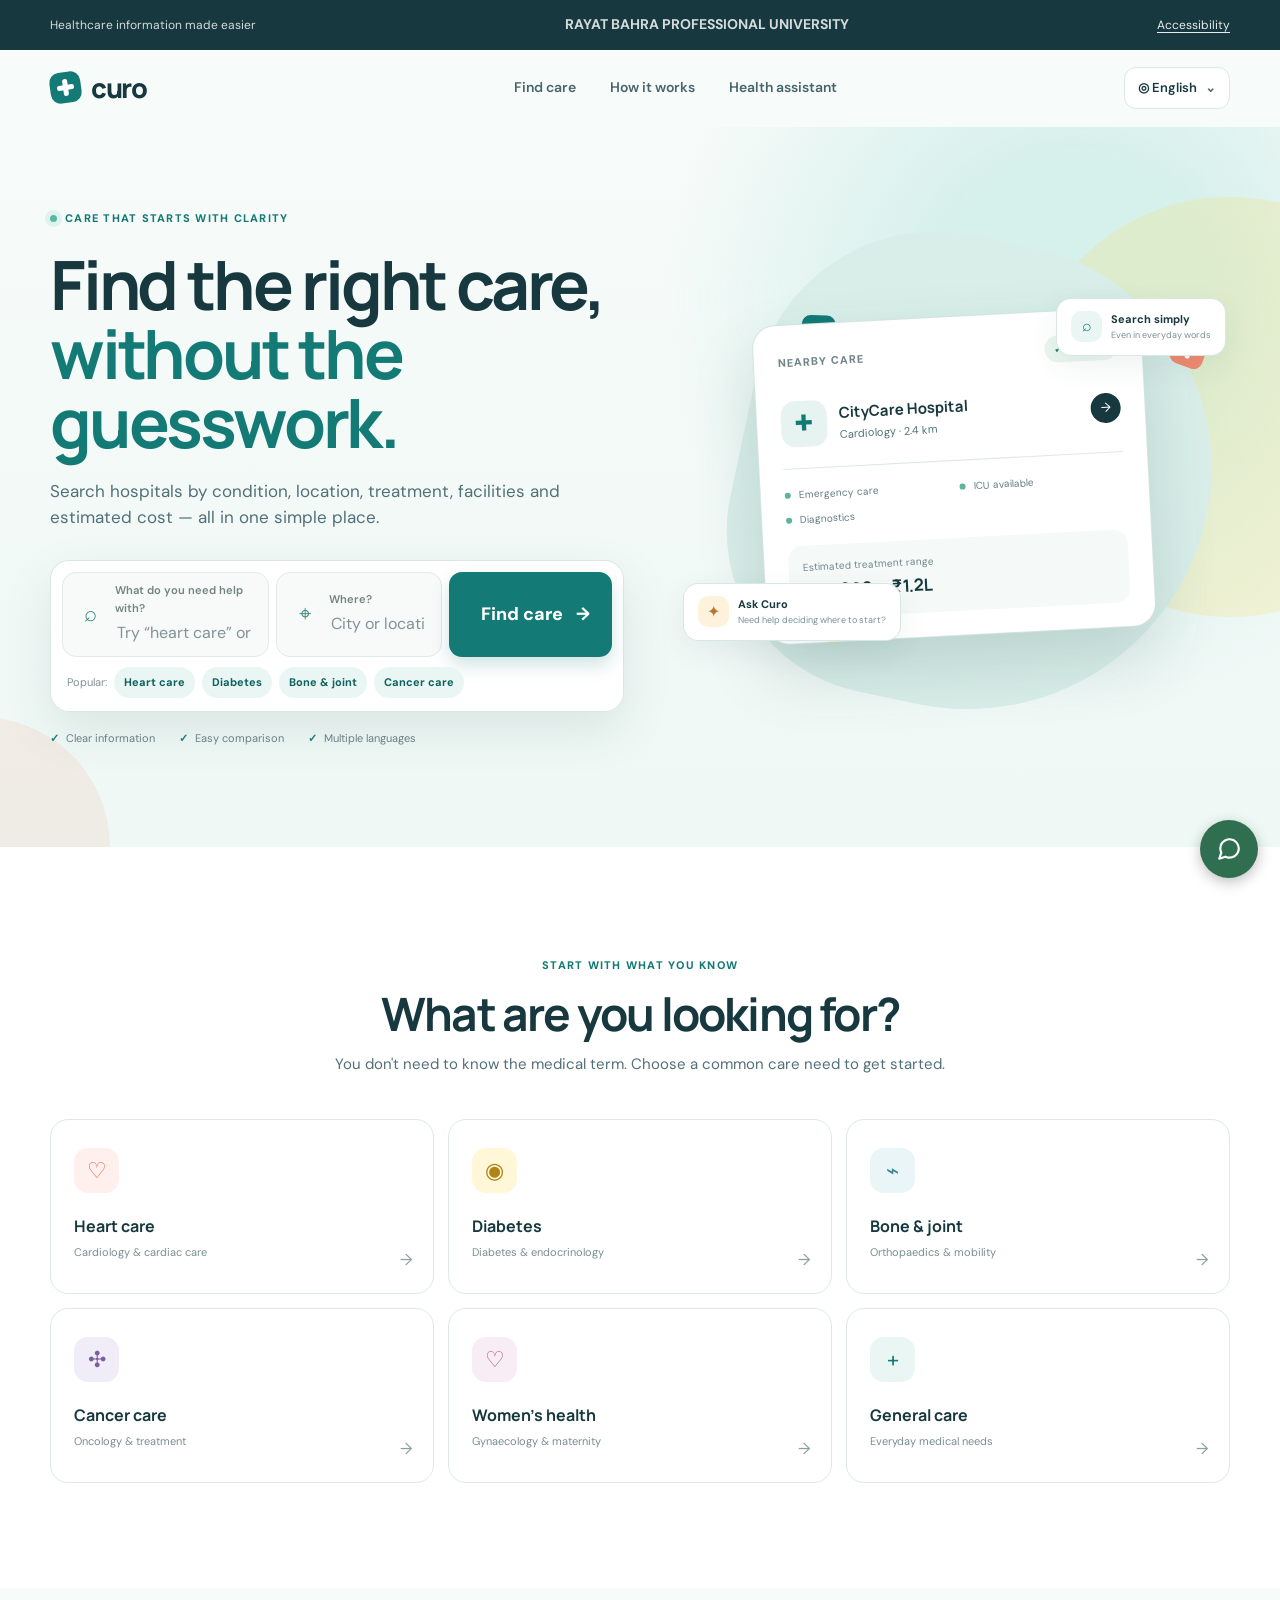
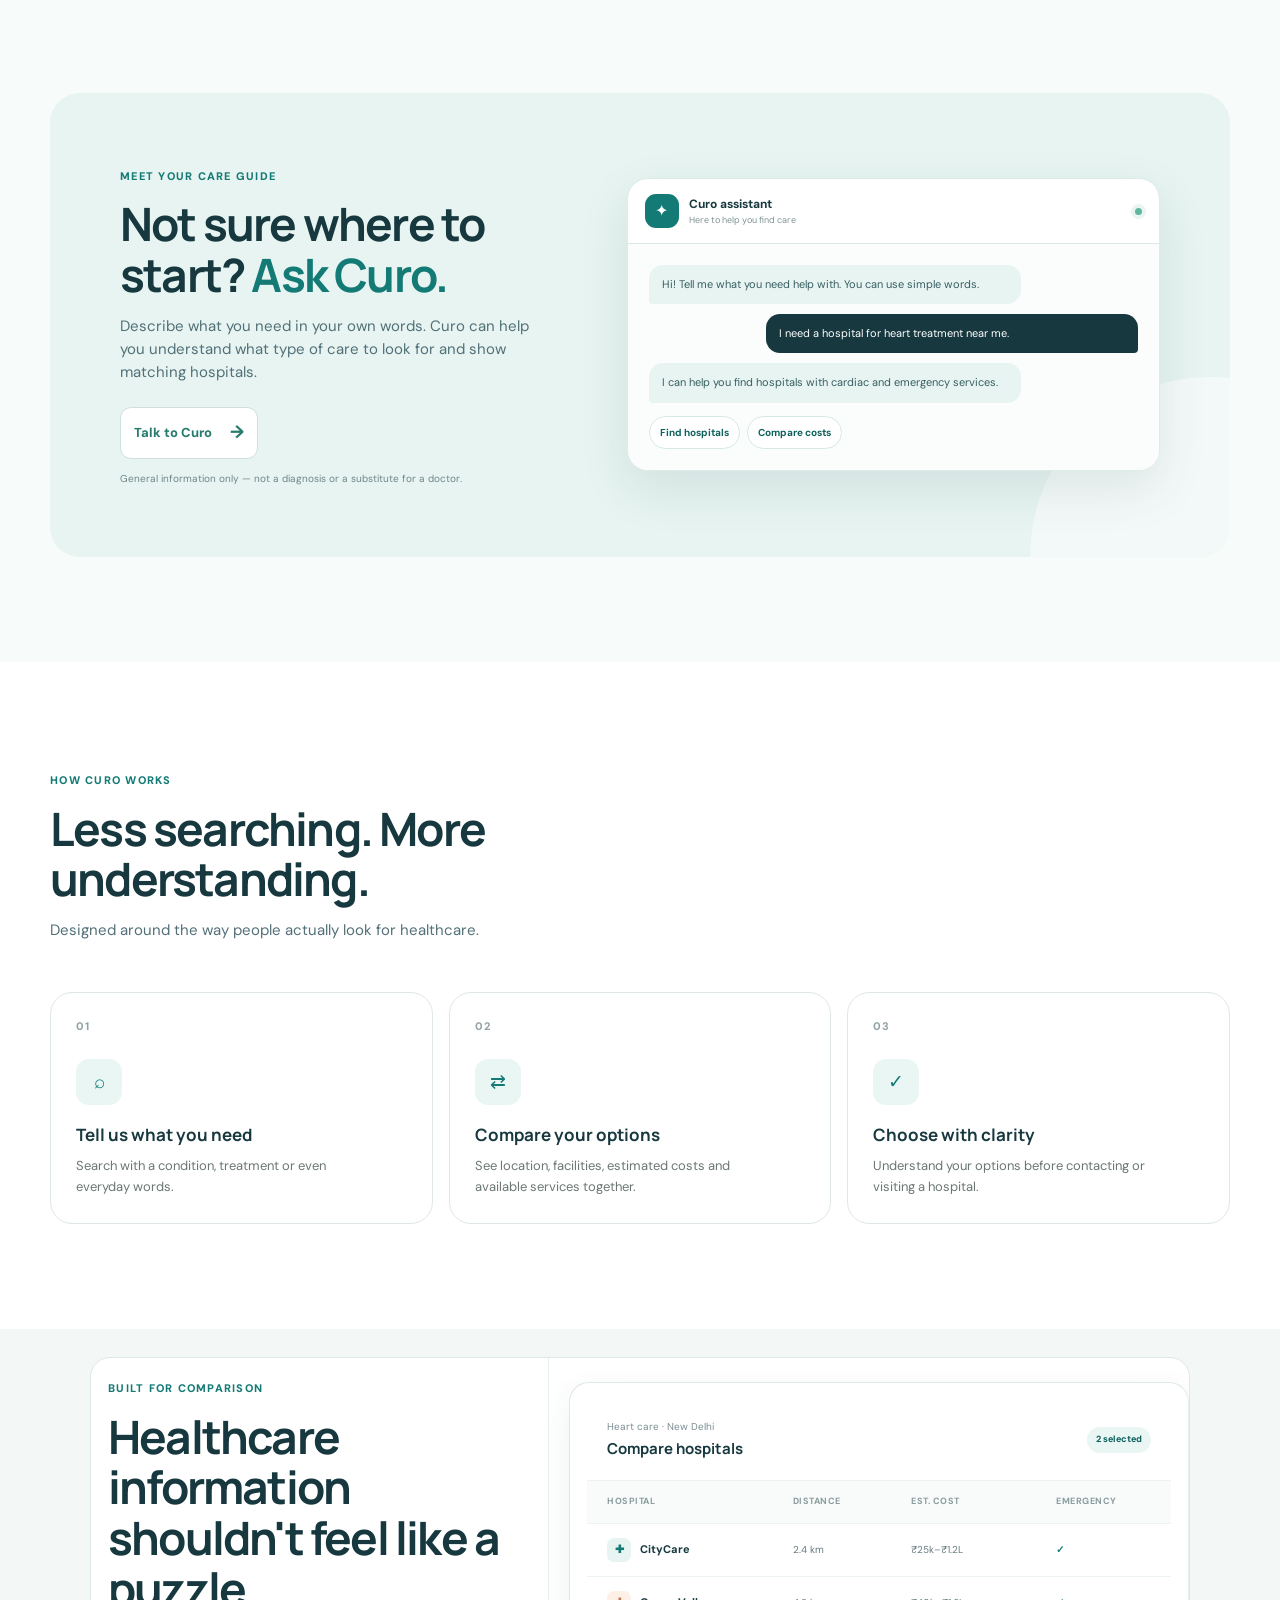
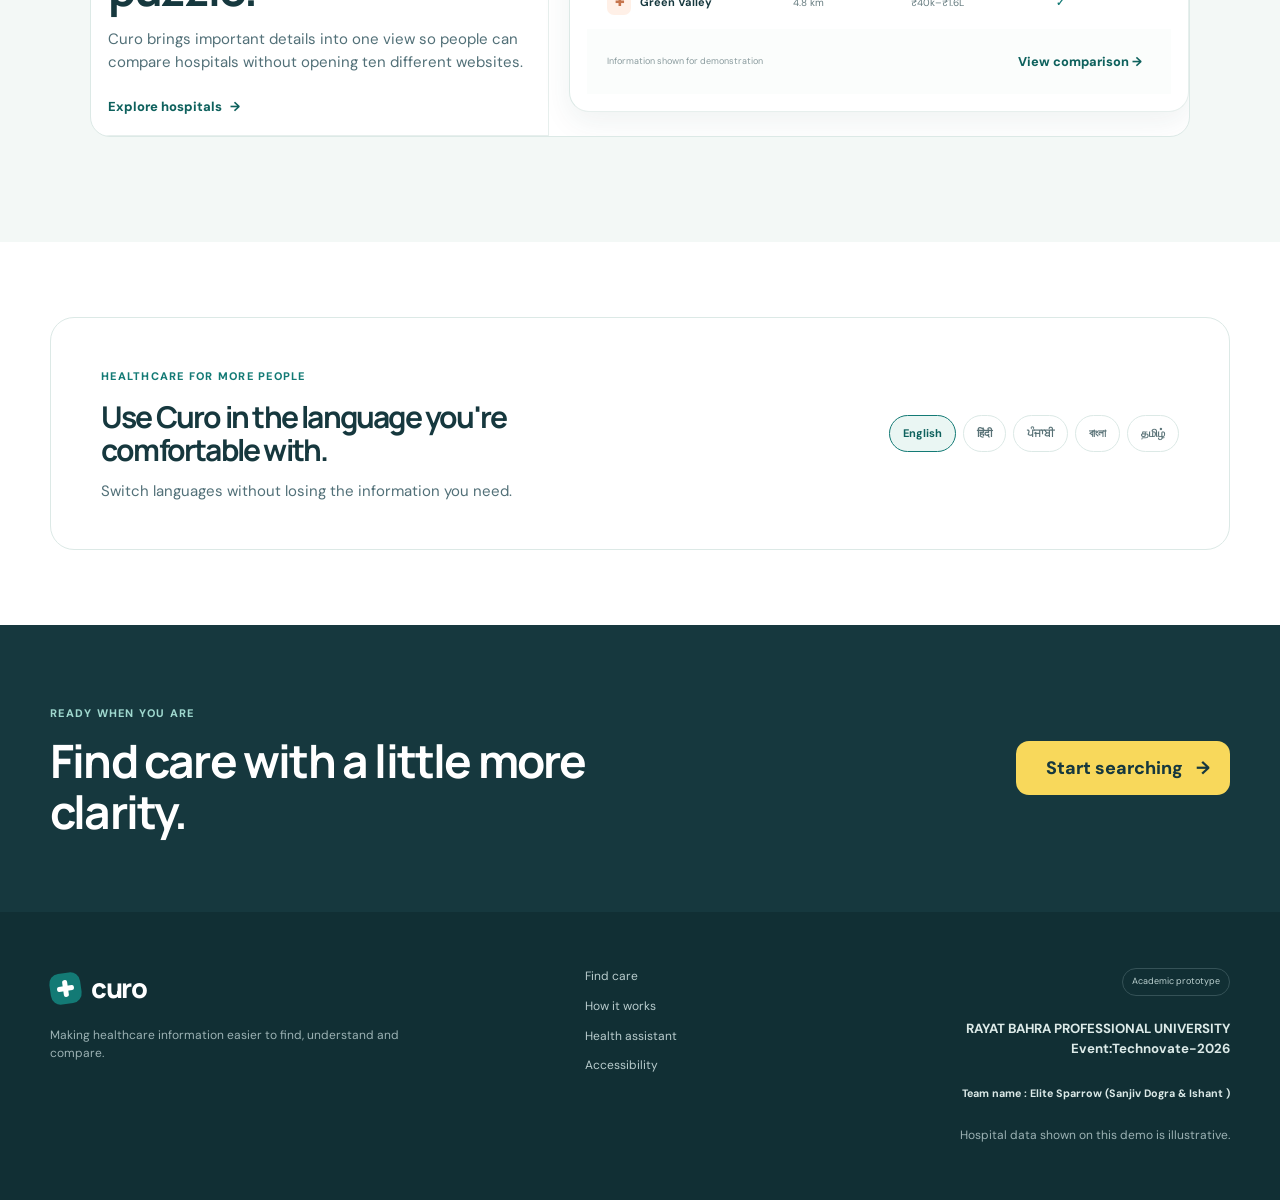
<file: index.html>
<!-- CURO HTML FILE - THIS FILE BUILDS THE PAGE STRUCTURE. -->
<!-- TELL THE BROWSER THIS IS AN HTML5 PAGE. -->
<!DOCTYPE html>
<html lang="en">
<!-- PAGE SETTINGS AND FILE LINKS START HERE. -->
<head>
  <meta charset="UTF-8" />
  <meta name="viewport" content="width=device-width, initial-scale=1.0" />
  <meta name="description" content="Curo — find and compare hospitals, treatments, facilities and estimated costs." />
  <title>Curo — Find care with confidence</title>
  <link rel="stylesheet" href="style.css" />
</head>
<!-- VISIBLE PAGE CONTENT STARTS HERE. -->
<body>
<!-- SHOW THE SMALL INFORMATION BAR AT THE TOP. -->
  <div class="top-strip">
    <div class="container top-strip-inner">
      <span data-i18n="topLine">Healthcare information made easier</span>
      <span><h3>RAYAT BAHRA PROFESSIONAL UNIVERSITY</h3></span>
      <button class="accessibility-link" id="accessibilityBtn" type="button">Accessibility</button>
    </div>
  </div>

<!-- PAGE SETTINGS AND FILE LINKS START HERE. -->
  <header class="site-header" id="siteHeader">
    <div class="container nav-wrap">
      <a class="brand" href="#home" aria-label="Curo home">
        <span class="brand-mark" aria-hidden="true">
          <span></span><span></span>
        </span>
        <span class="brand-name">curo</span>
      </a>

      <!-- SHOW THE MAIN NAVIGATION LINKS. -->
      <nav class="desktop-nav" aria-label="Main navigation">
        <a href="#find-care" data-i18n="findCare">Find care</a>
        <a href="#how-it-works" data-i18n="howItWorks">How it works</a>
        <a href="#health-assistant" data-i18n="assistant">Health assistant</a>
      </nav>

      <!-- SHOW THE LANGUAGE AND MENU BUTTONS. -->
      <div class="nav-actions">
        <button class="language-btn" id="languageBtn" type="button" aria-expanded="false">
          <span aria-hidden="true">◎</span> English <span class="chevron">⌄</span>
        </button>
        <button class="menu-btn" id="menuBtn" type="button" aria-label="Open menu" aria-expanded="false">
          <span></span><span></span>
        </button>
      </div>
    </div>

    <!-- SHOW THE MOBILE MENU AND LANGUAGE OPTIONS. -->
    <div class="mobile-menu" id="mobileMenu">
      <a href="#find-care" data-i18n="findCare">Find care</a>
      <a href="#how-it-works" data-i18n="howItWorks">How it works</a>
      <a href="#health-assistant" data-i18n="assistant">Health assistant</a>
      <button type="button" id="mobileLanguage">English · Change language</button>
    </div>

    <!-- SHOW THE LANGUAGE OPTIONS. -->
    <div class="language-menu" id="languageMenu">
      <button type="button" data-lang="English">English</button>
      <button type="button" data-lang="हिंदी">हिंदी</button>
      <button type="button" data-lang="ਪੰਜਾਬੀ">ਪੰਜਾਬੀ</button>
      <button type="button" data-lang="বাংলা">বাংলা</button>
      <button type="button" data-lang="தமிழ்">தமிழ்</button>
    </div>
  </header>

<!-- MAIN PAGE CONTENT STARTS HERE. -->
  <main id="home">
<!-- SHOW THE MAIN CURO INTRODUCTION AND SEARCH AREA. -->
    <section class="hero">
      <div class="hero-orb hero-orb-one"></div>
      <div class="hero-orb hero-orb-two"></div>
      <div class="container hero-grid">
        <div class="hero-copy reveal">
          <div class="eyebrow"><span class="pulse-dot"></span> Care that starts with clarity</div>
          <h1><span data-i18n="heroTitle">Find the right care,</span> <em data-i18n="heroEm">without the guesswork.</em></h1>
          <p class="hero-text" data-i18n="heroText">Search hospitals by condition, location, treatment, facilities and estimated cost — all in one simple place.</p>

<!-- THIS AREA LETS THE USER SEARCH FOR CARE. -->
          <div class="search-card" id="find-care">
            <div class="search-row">
              <label class="search-field">
                <span class="field-icon">⌕</span>
                <span>
                  <small data-i18n="needHelp">What do you need help with?</small>
                  <input id="conditionInput" type="text" placeholder="Try “heart care” or “diabetes”" autocomplete="off" />
                </span>
              </label>
              <label class="search-field location-field">
                <span class="field-icon">⌖</span>
                <span>
                  <small data-i18n="where">Where?</small>
                  <input id="locationInput" type="text" placeholder="City or location" autocomplete="off" />
                </span>
              </label>
              <button class="primary-btn search-btn" id="searchBtn" type="button"><span data-i18n="findCare">Find care</span> <span>→</span></button>
            </div>
            <div class="suggestion-row">
              <span>Popular:</span>
              <button type="button" class="suggestion" data-search="Heart care">Heart care</button>
              <button type="button" class="suggestion" data-search="Diabetes">Diabetes</button>
              <button type="button" class="suggestion" data-search="Bone & joint">Bone & joint</button>
              <button type="button" class="suggestion" data-search="Cancer care">Cancer care</button>
            </div>
            <div class="search-message" id="searchMessage" role="status"></div>
          </div>

          <div class="trust-line">
            <span><b>✓</b> Clear information</span>
            <span><b>✓</b> Easy comparison</span>
            <span><b>✓</b> Multiple languages</span>
          </div>
        </div>

        <div class="hero-visual reveal reveal-delay">
          <div class="hero-card hero-card-main">
            <div class="hero-card-top">
              <span class="mini-label">Nearby care</span>
              <span class="verified-pill">✓ Verified</span>
            </div>
            <div class="hospital-preview">
              <div class="hospital-icon">✚</div>
              <div>
                <strong>CityCare Hospital</strong>
                <span>Cardiology · 2.4 km</span>
              </div>
              <span class="arrow-circle">→</span>
            </div>
            <div class="availability">
              <div><span class="available-dot"></span> Emergency care</div>
              <div><span class="available-dot"></span> ICU available</div>
              <div><span class="available-dot"></span> Diagnostics</div>
            </div>
            <div class="cost-preview">
              <span>Estimated treatment range</span>
              <strong>₹25,000 — ₹1.2L</strong>
            </div>
          </div>

          <!-- SHOW THE FLOATING NOTES ON THE HERO IMAGE. -->
          <div class="floating-note note-top">
            <span class="note-icon">⌕</span>
            <div><strong>Search simply</strong><small>Even in everyday words</small></div>
          </div>

          <div class="floating-note note-bottom">
            <span class="note-icon note-ai">✦</span>
            <div><strong>Ask Curo</strong><small>Need help deciding where to start?</small></div>
          </div>

          <!-- SHOW THE SHAPE ELEMENTS BEHIND THE HERO IMAGE. -->
          <div class="hero-shape" aria-hidden="true">
            <span class="shape-cross cross-one"></span>
            <span class="shape-cross cross-two"></span>
            <span class="shape-circle"></span>
          </div>
        </div>
      </div>
    </section>

    <!-- SHOW THE QUICK CATEGORY BUTTONS. -->
    <section class="quick-section section">
      <div class="container">
        <div class="section-heading centered reveal">
          <span class="eyebrow" data-i18n="startKnow">Start with what you know</span>
          <h2 data-i18n="lookingFor">What are you looking for?</h2>
          <p data-i18n="commonNeed">You don't need to know the medical term. Choose a common care need to get started.</p>
        </div>

        <!-- SHOW THE CATEGORY BUTTONS. -->
        <div class="category-grid">
          <button class="category-card reveal" data-search="Heart care">
            <span class="category-icon heart">♡</span>
            <strong>Heart care</strong>
            <small>Cardiology & cardiac care</small>
            <span class="category-arrow">→</span>
          </button>
          <button class="category-card reveal" data-search="Diabetes">
            <span class="category-icon diabetes">◉</span>
            <strong>Diabetes</strong>
            <small>Diabetes & endocrinology</small>
            <span class="category-arrow">→</span>
          </button>
          <button class="category-card reveal" data-search="Bone & joint">
            <span class="category-icon bone">⌁</span>
            <strong>Bone & joint</strong>
            <small>Orthopaedics & mobility</small>
            <span class="category-arrow">→</span>
          </button>
          <button class="category-card reveal" data-search="Cancer care">
            <span class="category-icon cancer">✣</span>
            <strong>Cancer care</strong>
            <small>Oncology & treatment</small>
            <span class="category-arrow">→</span>
          </button>
          <button class="category-card reveal" data-search="Women's health">
            <span class="category-icon women">♡</span>
            <strong>Women's health</strong>
            <small>Gynaecology & maternity</small>
            <span class="category-arrow">→</span>
          </button>
          <button class="category-card reveal" data-search="General care">
            <span class="category-icon general">+</span>
            <strong>General care</strong>
            <small>Everyday medical needs</small>
            <span class="category-arrow">→</span>
          </button>
        </div>
      </div>
    </section>

    <!-- SHOW THE CURO ASSISTANT CHATBOT. -->
    <section class="assistant-section section" id="health-assistant">
      <div class="container assistant-panel reveal">
        <div class="assistant-copy">
          <span class="eyebrow" data-i18n="meetGuide">Meet your care guide</span>
          <h2><span data-i18n="notSure">Not sure where to start?</span> <em data-i18n="askCuro">Ask Curo.</em></h2>
          <p>
            Describe what you need in your own words. Curo can help you understand what type of care to look for and show matching hospitals.
          </p>
          <button class="secondary-btn" id="openAssistant" type="button">Talk to Curo <span>→</span></button>
          <p class="microcopy">General information only — not a diagnosis or a substitute for a doctor.</p>
        </div>

        <!-- SHOW A DEMO OF THE CURO ASSISTANT CHAT. -->
        <div class="chat-preview" aria-label="Curo assistant preview">
          <div class="chat-header">
            <div class="chat-avatar">✦</div>
            <div><strong>Curo assistant</strong><small>Here to help you find care</small></div>
            <span class="online-dot"></span>
          </div>
          <div class="chat-body">
            <div class="chat-bubble assistant-bubble">Hi! Tell me what you need help with. You can use simple words.</div>
            <div class="chat-bubble user-bubble">I need a hospital for heart treatment near me.</div>
            <div class="chat-bubble assistant-bubble">I can help you find hospitals with cardiac and emergency services.</div>
            <div class="chat-actions">
              <button type="button">Find hospitals</button>
              <button type="button">Compare costs</button>
            </div>
          </div>
        </div>
      </div>
    </section>

    <!-- SHOW THE "HOW IT WORKS" SECTION. -->
    <section class="how-section section" id="how-it-works">
      <div class="container">
        <div class="section-heading reveal">
          <span class="eyebrow">How Curo works</span>
          <h2>Less searching. More understanding.</h2>
          <p>Designed around the way people actually look for healthcare.</p>
        </div>

        <div class="steps">
          <article class="step reveal">
            <div class="step-number">01</div>
            <div class="step-icon">⌕</div>
            <h3>Tell us what you need</h3>
            <p>Search with a condition, treatment or even everyday words.</p>
          </article>
          <article class="step reveal">
            <div class="step-number">02</div>
            <div class="step-icon">⇄</div>
            <h3>Compare your options</h3>
            <p>See location, facilities, estimated costs and available services together.</p>
          </article>
          <article class="step reveal">
            <div class="step-number">03</div>
            <div class="step-icon">✓</div>
            <h3>Choose with clarity</h3>
            <p>Understand your options before contacting or visiting a hospital.</p>
          </article>
        </div>
      </div>
    </section>

    <!-- SHOW A DEMO COMPARISON OF HOSPITALS. -->
    <section class="compare-section section">
      <div class="container compare-grid">
        <div class="compare-copy reveal">
          <span class="eyebrow">Built for comparison</span>
          <h2>Healthcare information shouldn't feel like a puzzle.</h2>
          <p>
            Curo brings important details into one view so people can compare hospitals without opening ten different websites.
          </p>
          <a class="text-link" href="#find-care">Explore hospitals <span>→</span></a>
        </div>

        <div class="comparison-card reveal">
          <div class="comparison-title">
            <div>
              <span>Heart care · New Delhi</span>
              <strong>Compare hospitals</strong>
            </div>
            <span class="compare-count">2 selected</span>
          </div>
          <div class="comparison-row comparison-head">
            <span>Hospital</span><span>Distance</span><span>Est. cost</span><span>Emergency</span>
          </div>
          <div class="comparison-row">
            <strong><span class="mini-hospital">✚</span> CityCare</strong>
            <span>2.4 km</span><span>₹25k–₹1.2L</span><span class="yes">✓</span>
          </div>
          <div class="comparison-row">
            <strong><span class="mini-hospital second">✚</span> Green Valley</strong>
            <span>4.8 km</span><span>₹40k–₹1.6L</span><span class="yes">✓</span>
          </div>
          <div class="comparison-footer">
            <span>Information shown for demonstration</span>
            <button type="button" class="small-btn">View comparison →</button>
          </div>
        </div>
      </div>
    </section>
     
    <!-- LANGUAGE SETTING -->
    <section class="language-section section">
      <div class="container language-panel reveal">
        <div>
          <span class="eyebrow" data-i18n="morePeople">Healthcare for more people</span>
          <h2 data-i18n="languageTitle">Use Curo in the language you're comfortable with.</h2>
          <p data-i18n="languageText">Switch languages without losing the information you need.</p>
        </div>
        <div class="language-pills">
          <button class="active" type="button">English</button>
          <button type="button">हिंदी</button>
          <button type="button">ਪੰਜਾਬੀ</button>
          <button type="button">বাংলা</button>
          <button type="button">தமிழ்</button>
        </div>
      </div>
    </section>

    <!-- SHOW THE CALL TO ACTION SECTION. -->
    <section class="cta-section">
      <div class="container cta-inner reveal">
        <div>
          <span class="eyebrow" data-i18n="ready">Ready when you are</span>
          <h2 data-i18n="ctaTitle">Find care with a little more clarity.</h2>
        </div>
        <button class="primary-btn light-btn" id="ctaSearch" type="button"><span data-i18n="startSearching">Start searching</span> <span>→</span></button>
      </div>
    </section>
  </main>

<!-- SHOW THE WEBSITE FOOTER. -->
  <footer class="site-footer">
    <div class="container footer-grid">
      <div>
        <a class="brand footer-brand" href="#home">
          <span class="brand-mark" aria-hidden="true"><span></span><span></span></span>
          <span class="brand-name">curo</span>
        </a>
        <p>Making healthcare information easier to find, understand and compare.</p>
      </div>
      <div class="footer-links">
        <a href="#find-care" data-i18n="findCare">Find care</a>
        <a href="#how-it-works" data-i18n="howItWorks">How it works</a>
        <a href="#health-assistant" data-i18n="assistant">Health assistant</a>
        <a href="#home">Accessibility</a>
      </div>
      <div class="footer-note">
        <span data-i18n="academic">Academic prototype</span>
       <h5>RAYAT BAHRA PROFESSIONAL UNIVERSITY
          Event:Technovate-2026 
          <h6> Team name : Elite Sparrow (Sanjiv Dogra & Ishant )</h6></p>
<p>Hospital data shown on this demo is illustrative.</p>
      </div>
    </div>
  </footer>

  <!-- SHOW A TOAST MESSAGE AREA. -->
  <div class="toast" id="toast" role="status" aria-live="polite"></div>

  <!-- SHOW THE CURO ASSISTANT CHATBOT MODAL. -->
  <div class="assistant-modal" id="assistantModal" aria-hidden="true">
    <div class="modal-backdrop" id="modalBackdrop"></div>
    <div class="assistant-window" role="dialog" aria-modal="true" aria-labelledby="assistantTitle">
      <div class="assistant-window-head">
        <div>
          <span class="eyebrow">Curo health assistant</span>
          <h2 id="assistantTitle">How can I help?</h2>
        </div>
        <button class="close-btn" id="closeAssistant" type="button" aria-label="Close">×</button>
      </div>
      <div class="assistant-window-body" id="assistantMessages">
        <div class="chat-bubble assistant-bubble">Hi! Tell me what you need help with. You can say it in your own words.</div>
      </div>
      <div class="assistant-quick">
        <button type="button" data-chat="Find hospitals for heart care">Heart care</button>
        <button type="button" data-chat="I need a hospital near me">Near me</button>
        <button type="button" data-chat="How can I compare costs?">Compare costs</button>
      </div>
      <form class="assistant-input" id="assistantForm">
        <input id="assistantInput" type="text" placeholder="Type your question..." autocomplete="off" />
        <button type="submit" aria-label="Send">→</button>
      </form>
    </div>
  </div>

<!-- LOAD THE JAVASCRIPT NEEDED BY THIS PAGE. -->
  <script src="script.js"></script><script src="language.js"></script>
  <!-- LOAD THE JAVASCRIPT FOR THE CHATBOT WIDGET. -->
  <script src="chatbot-widget.js"></script>
</body>
</html>
</file>
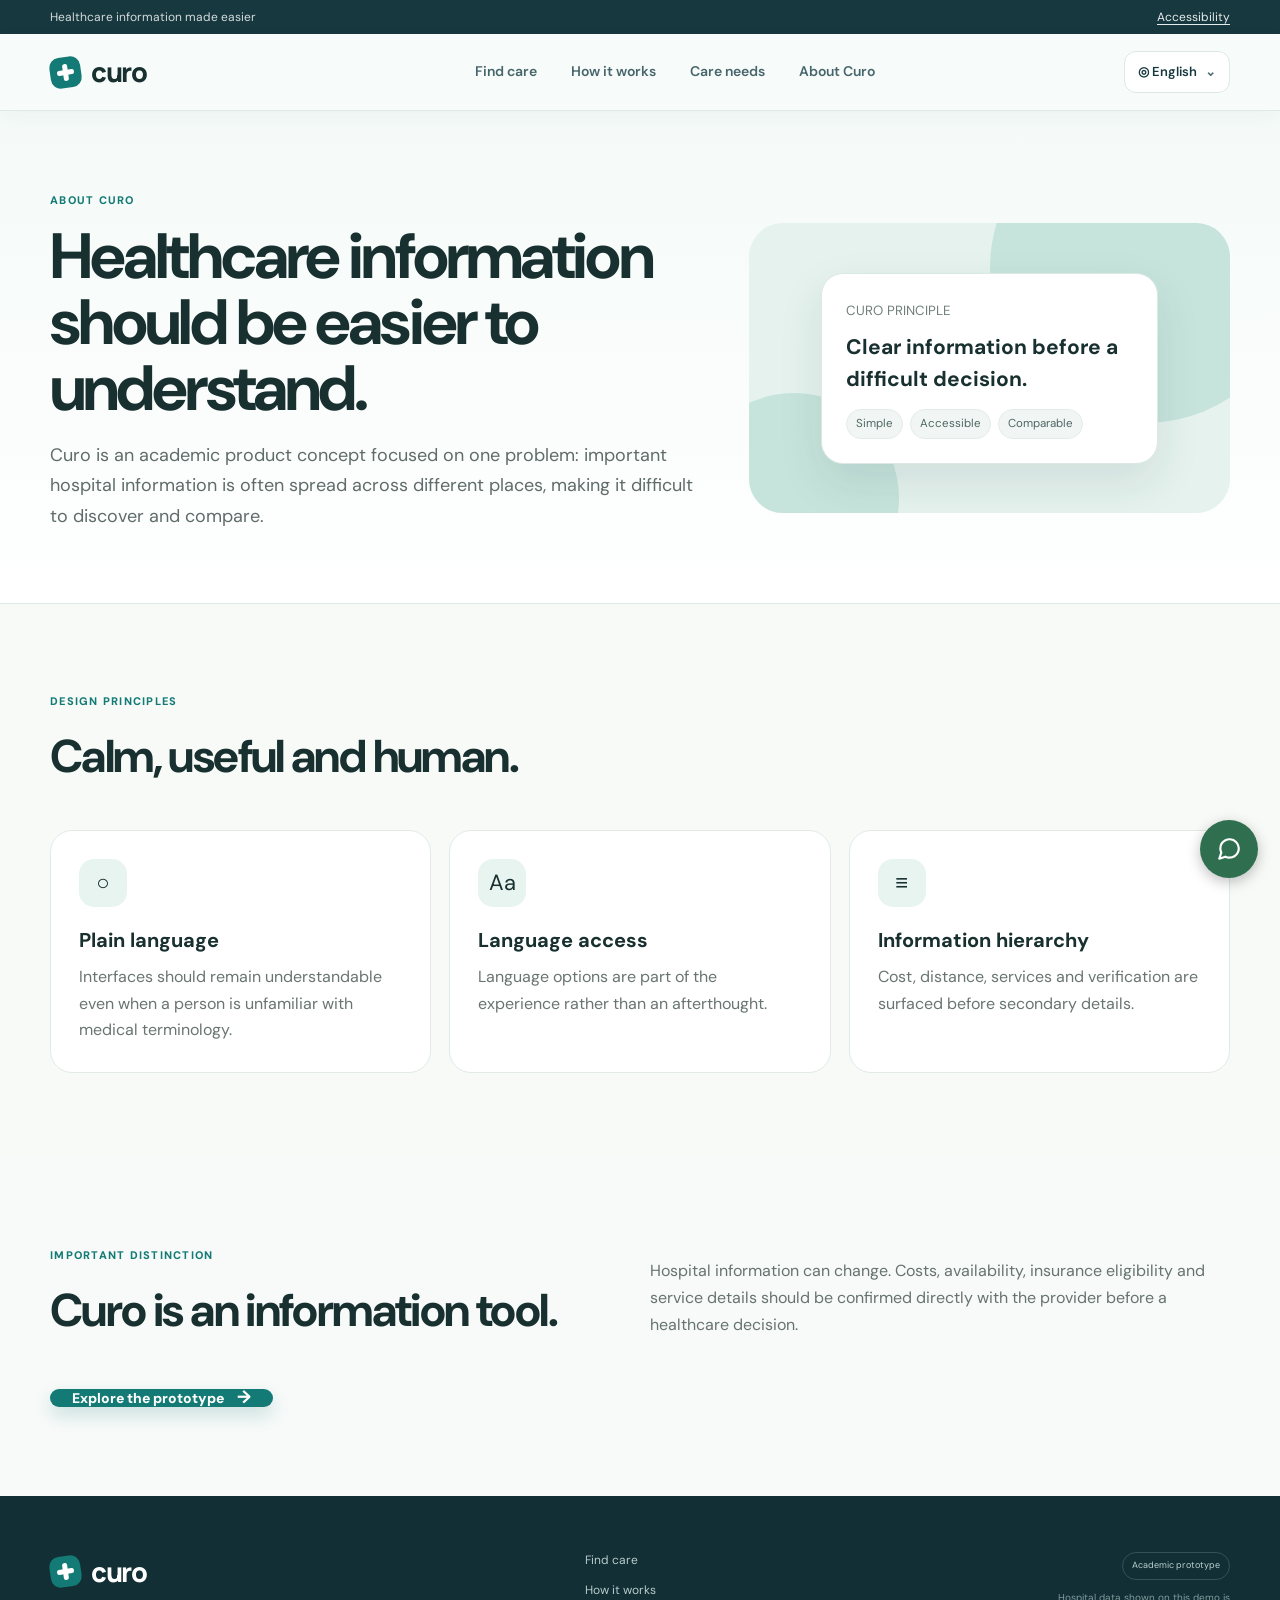
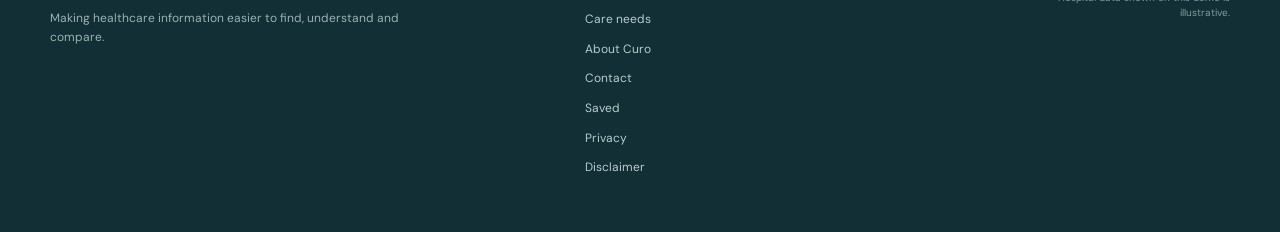
<file: about.html>
<!DOCTYPE html><html lang="en"><head><meta charset="UTF-8"><meta name="viewport" content="width=device-width, initial-scale=1.0"><meta name="description" content="Learn about the purpose and design principles behind Curo."><title>Curo — About</title><link rel="stylesheet" href="style.css"></head><body class="app-page">
<div class="top-strip"><div class="container top-strip-inner"><span>Healthcare information made easier</span><button class="accessibility-link" id="accessibilityBtn" type="button">Accessibility</button></div></div>
<header class="site-header scrolled"><div class="container nav-wrap"><a class="brand" href="index.html"><span class="brand-mark"><span></span><span></span></span><span class="brand-name">curo</span></a><nav class="desktop-nav"><a href="hospitals.html">Find care</a><a href="how-it-works.html">How it works</a><a href="services.html">Care needs</a><a href="about.html">About Curo</a></nav><div class="nav-actions"><button class="language-btn" id="languageBtn" type="button"><span>◎</span> English <span class="chevron">⌄</span></button><button class="menu-btn" id="menuBtn" type="button"><span></span><span></span></button></div></div><div class="mobile-menu" id="mobileMenu"><a href="hospitals.html">Find care</a><a href="how-it-works.html">How it works</a><a href="services.html">Care needs</a><a href="about.html">About Curo</a></div><div class="language-menu" id="languageMenu"><button data-lang="English">English</button><button data-lang="हिंदी">हिंदी</button><button data-lang="ਪੰਜਾਬੀ">ਪੰਜਾਬੀ</button><button data-lang="বাংলা">বাংলা</button><button data-lang="தமிழ்">தமிழ்</button></div></header>
<main class="plain-page"><section class="page-hero"><div class="container page-hero-grid"><div><span class="eyebrow">About Curo</span><h1>Healthcare information should be easier to understand.</h1><p>Curo is an academic product concept focused on one problem: important hospital information is often spread across different places, making it difficult to discover and compare.</p></div><div class="page-hero-art"><div class="hero-art-card"><small>CURO PRINCIPLE</small><strong>Clear information before a difficult decision.</strong><div class="tag-row"><span>Simple</span><span>Accessible</span><span>Comparable</span></div></div></div></div></section><section class="soft-section"><div class="container"><div class="section-head"><div><span class="eyebrow">Design principles</span><h2>Calm, useful and human.</h2></div></div><div class="feature-grid"><div class="feature-card"><div class="feature-icon">○</div><h3>Plain language</h3><p>Interfaces should remain understandable even when a person is unfamiliar with medical terminology.</p></div><div class="feature-card"><div class="feature-icon">Aa</div><h3>Language access</h3><p>Language options are part of the experience rather than an afterthought.</p></div><div class="feature-card"><div class="feature-icon">≡</div><h3>Information hierarchy</h3><p>Cost, distance, services and verification are surfaced before secondary details.</p></div></div></div></section><section class="soft-section alt"><div class="container"><div class="section-head"><div><span class="eyebrow">Important distinction</span><h2>Curo is an information tool.</h2></div><p>Hospital information can change. Costs, availability, insurance eligibility and service details should be confirmed directly with the provider before a healthcare decision.</p></div><a class="primary-btn" href="hospitals.html">Explore the prototype <span>→</span></a></div></section></main>
<footer class="site-footer"><div class="container footer-grid"><div><a class="brand footer-brand" href="index.html"><span class="brand-mark"><span></span><span></span></span><span class="brand-name">curo</span></a><p>Making healthcare information easier to find, understand and compare.</p></div><div class="footer-links"><a href="hospitals.html">Find care</a><a href="how-it-works.html">How it works</a><a href="services.html">Care needs</a><a href="about.html">About Curo</a><a href="contact.html">Contact</a><a href="saved.html">Saved</a><a href="privacy.html">Privacy</a><a href="disclaimer.html">Disclaimer</a></div><div class="footer-note"><span>Academic prototype</span><small>Hospital data shown on this demo is illustrative.</small></div></div></footer><script src="language.js"></script><script src="site.js"></script><script src="page-language.js"></script>


<script src="chatbot-widget.js"></script>


</body></html>
</file>
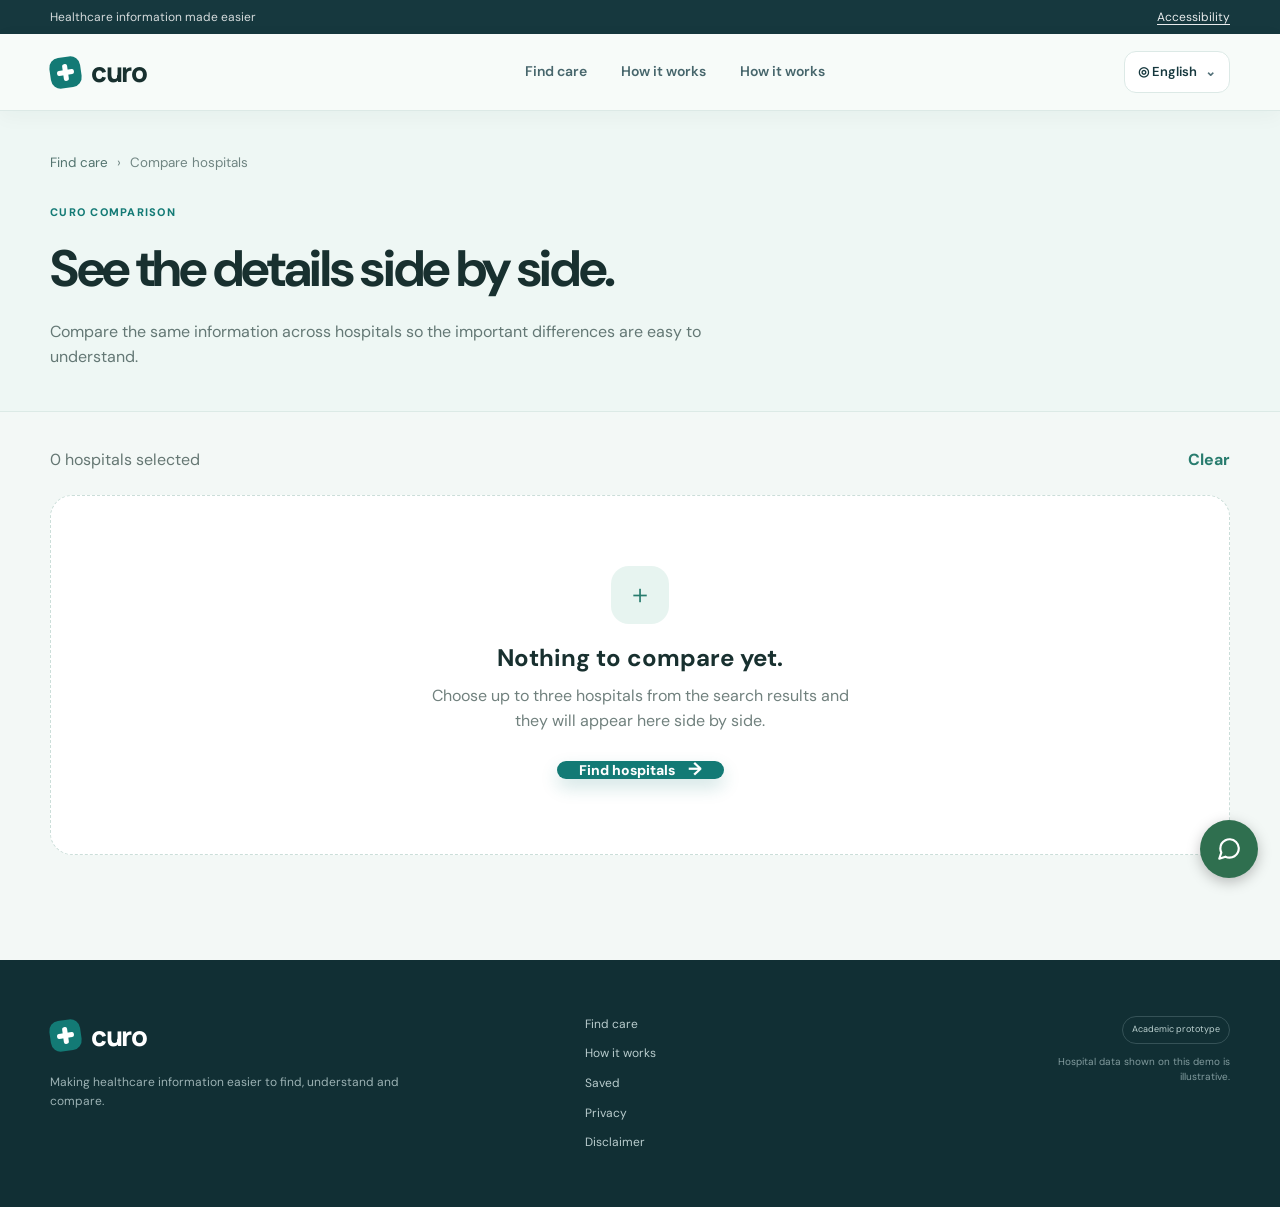
<file: compare.html>
<!-- Compare Hospitals -->
 
<!DOCTYPE html><html lang="en"><head><meta charset="UTF-8"><meta name="viewport" content="width=device-width, initial-scale=1.0"><meta name="description" content="Compare hospital information with Curo."><title>Curo — Compare hospitals</title><link rel="stylesheet" href="style.css"></head><body class="app-page">
<div class="top-strip"><div class="container top-strip-inner"><span data-i18n="topLine">Healthcare information made easier</span><button class="accessibility-link" id="accessibilityBtn" type="button" data-i18n="accessibility">Accessibility</button></div></div>
<header class="site-header scrolled"><div class="container nav-wrap"><a class="brand" href="index.html"><span class="brand-mark"><span></span><span></span></span><span class="brand-name">curo</span></a><nav class="desktop-nav"><a href="hospitals.html" data-i18n="findCare">Find care</a><a href="index.html#how-it-works" data-i18n="howItWorks">How it works</a><a href="how-it-works.html" data-i18n="howItWorks">How it works</a></nav><div class="nav-actions"><button class="language-btn" id="languageBtn"><span>◎</span> English <span class="chevron">⌄</span></button><button class="menu-btn" id="menuBtn"><span></span><span></span></button></div></div><div class="mobile-menu" id="mobileMenu"><a href="hospitals.html">Find care</a><a href="index.html#how-it-works">How it works</a><a href="how-it-works.html">How it works</a><a href="saved.html">Saved</a><a href="privacy.html">Privacy</a><a href="disclaimer.html">Disclaimer</a></div><div class="language-menu" id="languageMenu"><button data-lang="English">English</button><button data-lang="हिंदी">हिंदी</button><button data-lang="ਪੰਜਾਬੀ">ਪੰਜਾਬੀ</button><button data-lang="বাংলা">বাংলা</button><button data-lang="தமிழ்">தமிழ்</button></div></header>
<main><section class="results-hero compare-hero"><div class="container"><div class="breadcrumb"><a href="hospitals.html">Find care</a><span>›</span><span data-i18n="compareHospitals">Compare hospitals</span></div><span class="eyebrow">Curo comparison</span><h1 data-i18n="compareTitle">See the details side by side.</h1><p data-i18n="compareIntro">Compare the same information across hospitals so the important differences are easy to understand.</p></div></section>
<section class="section compare-section"><div class="container"><div class="compare-actions"><span id="compareCount">0 hospitals selected</span><button class="text-btn" id="clearCompare" type="button" data-i18n="clear">Clear</button></div><div class="compare-table-wrap" id="compareTable"></div></div></section></main><footer class="site-footer"><div class="container footer-grid"><div><a class="brand footer-brand" href="index.html"><span class="brand-mark"><span></span><span></span></span><span class="brand-name">curo</span></a><p>Making healthcare information easier to find, understand and compare.</p></div><div class="footer-links"><a href="hospitals.html">Find care</a><a href="how-it-works.html">How it works</a><a href="saved.html">Saved</a><a href="privacy.html">Privacy</a><a href="disclaimer.html">Disclaimer</a></div><div class="footer-note"><span>Academic prototype</span><small>Hospital data shown on this demo is illustrative.</small></div></div></footer><div class="toast" id="toast"></div><script src="data.js"></script><script src="app.js"></script><script src="api.js"></script><script src="compare.js"></script><script src="site.js"></script><script src="page-language.js">




</script>

 <script src="chatbot-widget.js"></script>
</body></html>
</file>
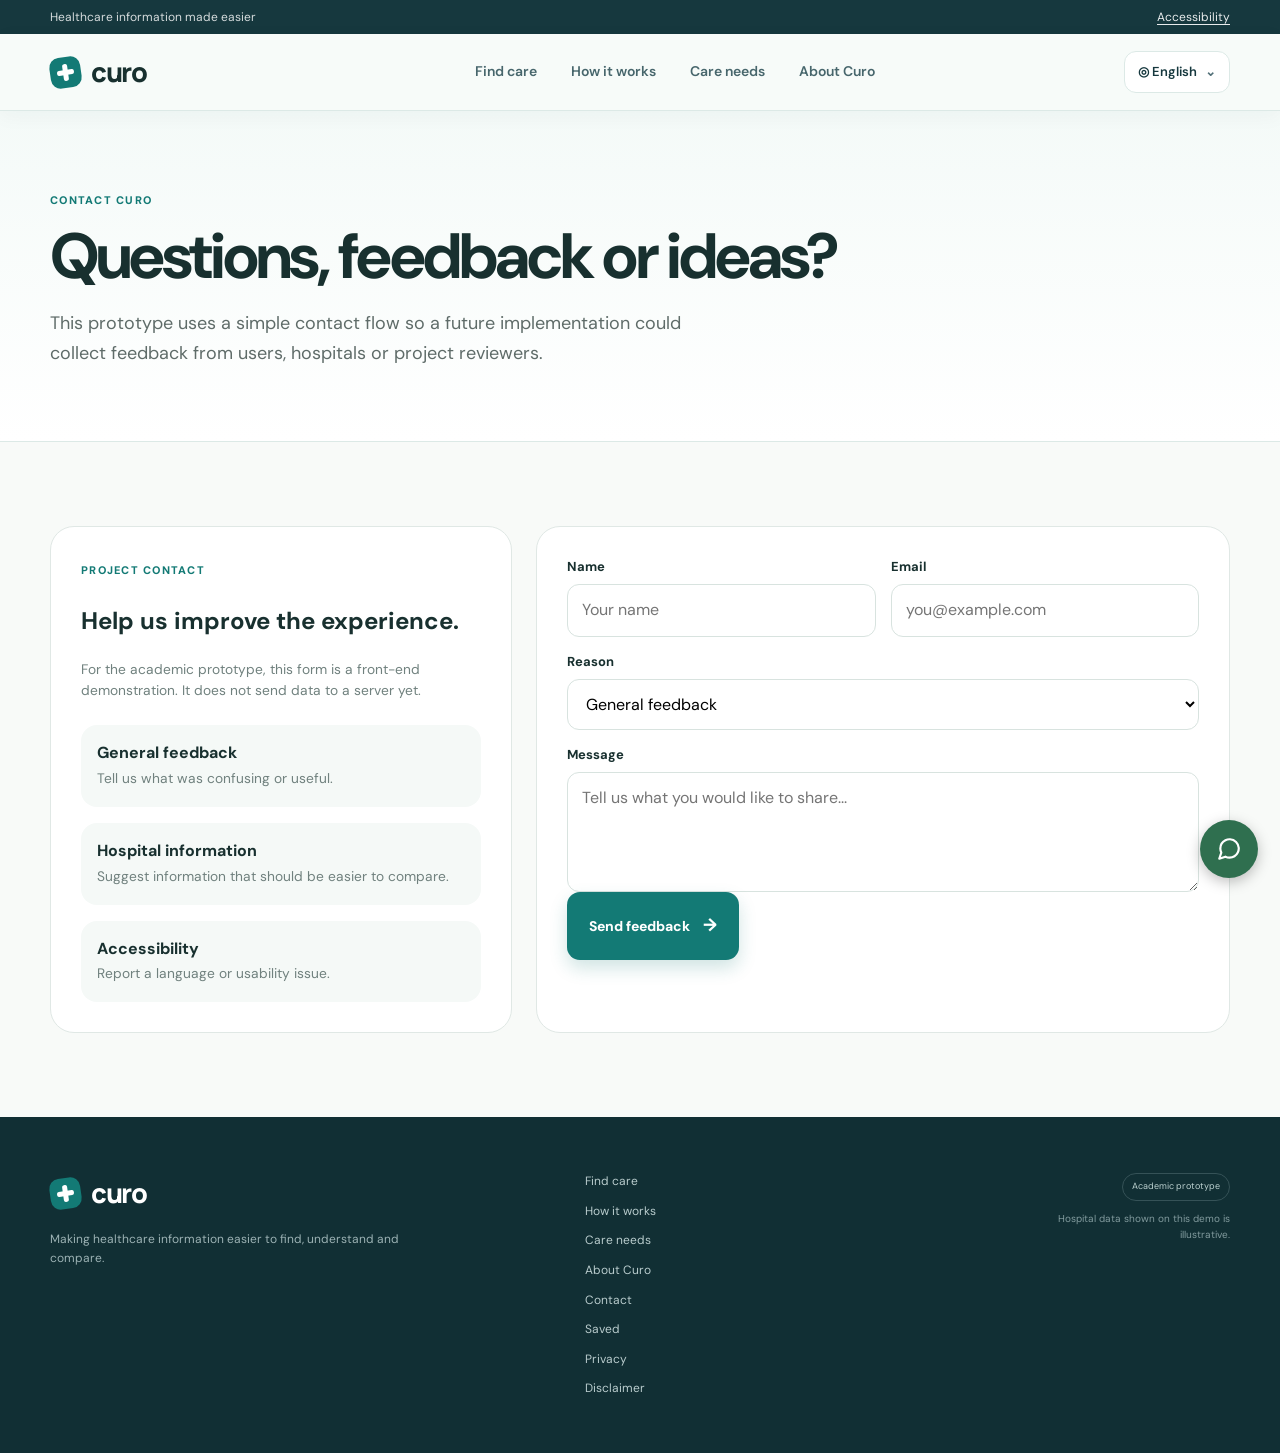
<file: contact.html>
<!-- Contact Page html-->

<!DOCTYPE html><html lang="en"><head><meta charset="UTF-8"><meta name="viewport" content="width=device-width, initial-scale=1.0"><meta name="description" content="Contact page for the Curo academic prototype."><title>Curo — Contact</title><link rel="stylesheet" href="style.css"></head><body class="app-page">
<div class="top-strip"><div class="container top-strip-inner"><span>Healthcare information made easier</span><button class="accessibility-link" id="accessibilityBtn" type="button">Accessibility</button></div></div>
<header class="site-header scrolled"><div class="container nav-wrap"><a class="brand" href="index.html"><span class="brand-mark"><span></span><span></span></span><span class="brand-name">curo</span></a><nav class="desktop-nav"><a href="hospitals.html">Find care</a><a href="how-it-works.html">How it works</a><a href="services.html">Care needs</a><a href="about.html">About Curo</a></nav><div class="nav-actions"><button class="language-btn" id="languageBtn" type="button"><span>◎</span> English <span class="chevron">⌄</span></button><button class="menu-btn" id="menuBtn" type="button"><span></span><span></span></button></div></div><div class="mobile-menu" id="mobileMenu"><a href="hospitals.html">Find care</a><a href="how-it-works.html">How it works</a><a href="services.html">Care needs</a><a href="about.html">About Curo</a></div><div class="language-menu" id="languageMenu"><button data-lang="English">English</button><button data-lang="हिंदी">हिंदी</button><button data-lang="ਪੰਜਾਬੀ">ਪੰਜਾਬੀ</button><button data-lang="বাংলা">বাংলা</button><button data-lang="தமிழ்">தமிழ்</button></div></header>
<main class="plain-page"><section class="page-hero"><div class="container"><span class="eyebrow">Contact Curo</span><h1>Questions, feedback or ideas?</h1><p>This prototype uses a simple contact flow so a future implementation could collect feedback from users, hospitals or project reviewers.</p></div></section><section class="soft-section"><div class="container contact-grid"><div class="contact-card"><span class="eyebrow">Project contact</span><h2>Help us improve the experience.</h2><p class="muted">For the academic prototype, this form is a front-end demonstration. It does not send data to a server yet.</p><div class="contact-list"><div><strong>General feedback</strong><br><span class="muted">Tell us what was confusing or useful.</span></div><div><strong>Hospital information</strong><br><span class="muted">Suggest information that should be easier to compare.</span></div><div><strong>Accessibility</strong><br><span class="muted">Report a language or usability issue.</span></div></div></div><div class="form-card"><form id="contactForm"><div class="form-grid"><div class="form-field"><label>Name</label><input name="name" required placeholder="Your name"></div><div class="form-field"><label>Email</label><input name="email" required type="email" placeholder="you@example.com"></div><div class="form-field full"><label>Reason</label><select name="reason"><option>General feedback</option><option>Hospital information</option><option>Accessibility</option><option>Project question</option></select></div><div class="form-field full"><label>Message</label><textarea name="message" required placeholder="Tell us what you would like to share..."></textarea></div></div><button class="primary-btn" type="submit">Send feedback <span>→</span></button></form></div></div></section></main><div class="toast-lite" id="contactToast">Thanks — your demo feedback has been captured on this page.</div><script src="api.js"></script><script>document.getElementById('contactForm').addEventListener('submit',async e=>{e.preventDefault();const f=new FormData(e.target);try{await apiContact({name:f.get('name'),email:f.get('email'),reason:f.get('reason')||'General feedback',message:f.get('message')});document.getElementById('contactToast').textContent='Thanks — your feedback was saved.';document.getElementById('contactToast').classList.add('show');e.target.reset();setTimeout(()=>document.getElementById('contactToast').classList.remove('show'),2600)}catch(err){document.getElementById('contactToast').textContent=err.message;document.getElementById('contactToast').classList.add('show');setTimeout(()=>document.getElementById('contactToast').classList.remove('show'),3000)}})




</script>
<footer class="site-footer"><div class="container footer-grid"><div><a class="brand footer-brand" href="index.html"><span class="brand-mark"><span></span><span></span></span><span class="brand-name">curo</span></a><p>Making healthcare information easier to find, understand and compare.</p></div><div class="footer-links"><a href="hospitals.html">Find care</a><a href="how-it-works.html">How it works</a><a href="services.html">Care needs</a><a href="about.html">About Curo</a><a href="contact.html">Contact</a><a href="saved.html">Saved</a><a href="privacy.html">Privacy</a><a href="disclaimer.html">Disclaimer</a></div><div class="footer-note"><span>Academic prototype</span><small>Hospital data shown on this demo is illustrative.</small></div></div></footer><script src="language.js"></script><script src="site.js"></script><script src="page-language.js"></script>
 <script src="chatbot-widget.js"></script>

</body></html>
</file>
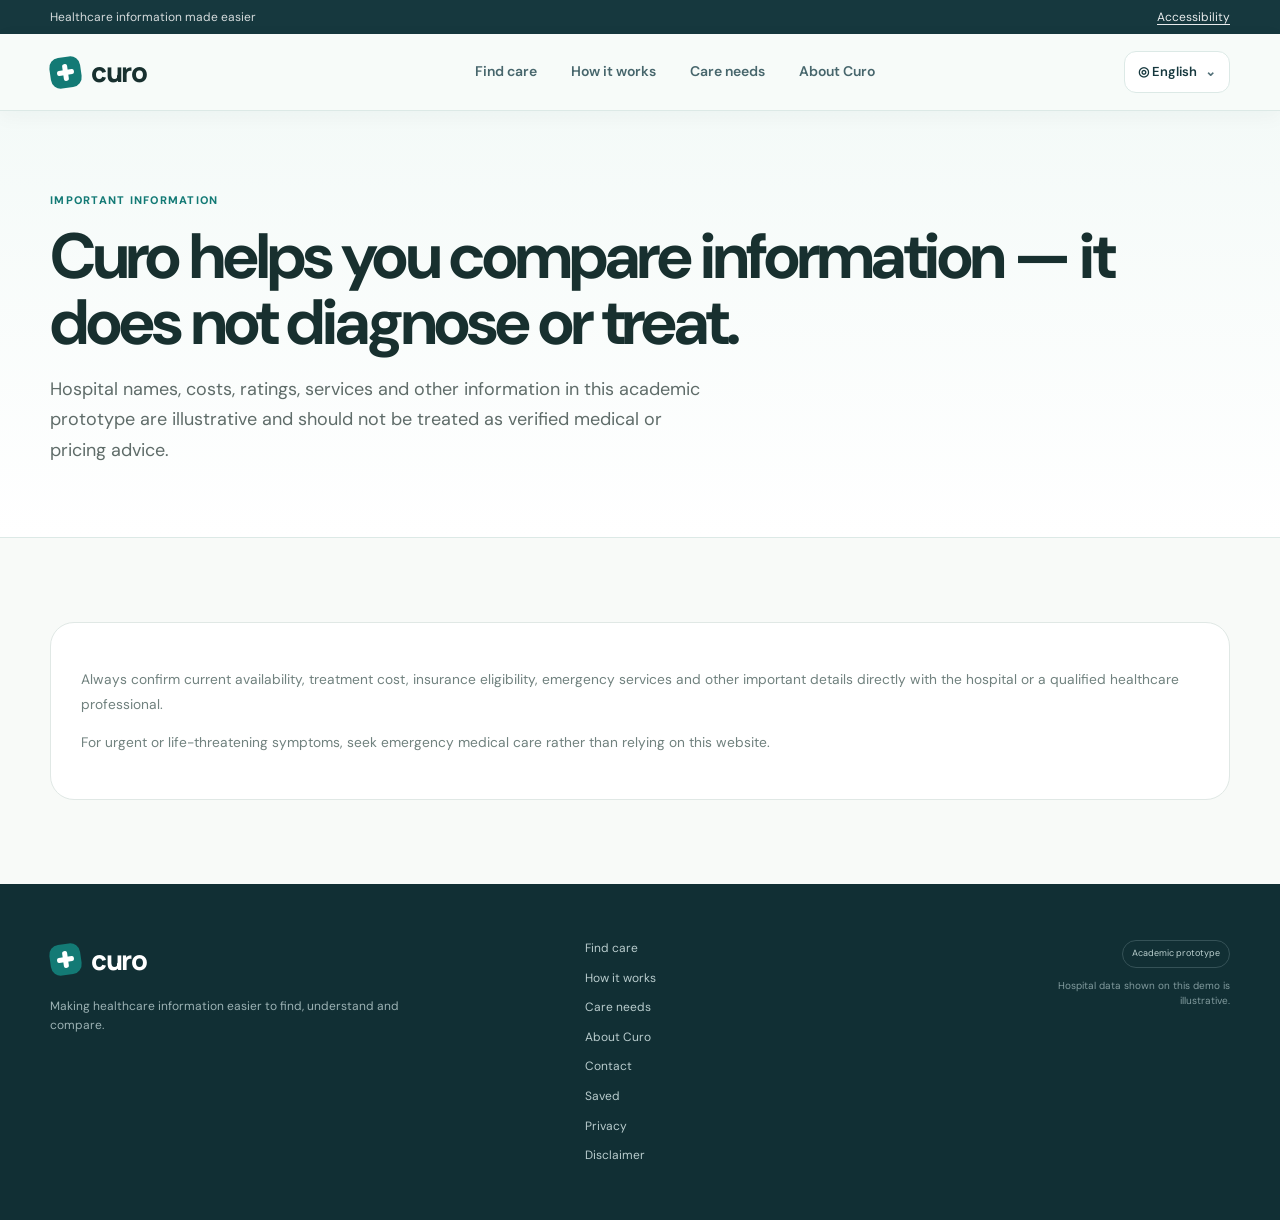
<file: disclaimer.html>
<!DOCTYPE html><html lang="en"><head><meta charset="UTF-8"><meta name="viewport" content="width=device-width, initial-scale=1.0"><title>Curo — Disclaimer</title><link rel="stylesheet" href="style.css"></head><body class="app-page"><div class="top-strip"><div class="container top-strip-inner"><span>Healthcare information made easier</span><button class="accessibility-link" id="accessibilityBtn">Accessibility</button></div></div><header class="site-header scrolled"><div class="container nav-wrap"><a class="brand" href="index.html"><span class="brand-mark"><span></span><span></span></span><span class="brand-name">curo</span></a><nav class="desktop-nav"><a href="hospitals.html">Find care</a><a href="how-it-works.html">How it works</a><a href="services.html">Care needs</a><a href="about.html">About Curo</a></nav><div class="nav-actions"><button class="language-btn" id="languageBtn"><span>◎</span> English <span class="chevron">⌄</span></button><button class="menu-btn" id="menuBtn"><span></span><span></span></button></div></div><div class="mobile-menu" id="mobileMenu"><a href="hospitals.html">Find care</a><a href="how-it-works.html">How it works</a><a href="services.html">Care needs</a><a href="about.html">About Curo</a></div><div class="language-menu" id="languageMenu"><button data-lang="English">English</button><button data-lang="हिंदी">हिंदी</button><button data-lang="ਪੰਜਾਬੀ">ਪੰਜਾਬੀ</button><button data-lang="বাংলা">বাংলা</button><button data-lang="தமிழ்">தமிழ்</button></div></header><main class="plain-page"><section class="page-hero"><div class="container"><span class="eyebrow">Important information</span><h1>Curo helps you compare information — it does not diagnose or treat.</h1><p>Hospital names, costs, ratings, services and other information in this academic prototype are illustrative and should not be treated as verified medical or pricing advice.</p></div></section><section class="soft-section"><div class="container"><div class="contact-card"><p class="muted" style="line-height:1.8">Always confirm current availability, treatment cost, insurance eligibility, emergency services and other important details directly with the hospital or a qualified healthcare professional.</p><p class="muted" style="line-height:1.8">For urgent or life-threatening symptoms, seek emergency medical care rather than relying on this website.</p></div></div></section></main><footer class="site-footer"><div class="container footer-grid"><div><a class="brand footer-brand" href="index.html"><span class="brand-mark"><span></span><span></span></span><span class="brand-name">curo</span></a><p>Making healthcare information easier to find, understand and compare.</p></div><div class="footer-links"><a href="hospitals.html">Find care</a><a href="how-it-works.html">How it works</a><a href="services.html">Care needs</a><a href="about.html">About Curo</a><a href="contact.html">Contact</a><a href="saved.html">Saved</a><a href="privacy.html">Privacy</a><a href="disclaimer.html">Disclaimer</a></div><div class="footer-note"><span>Academic prototype</span><small>Hospital data shown on this demo is illustrative.</small></div></div></footer><script src="language.js"></script><script src="site.js"></script><script src="page-language.js">

<script src="chatbot-widget.js"></script>

</script></body></html>
</file>
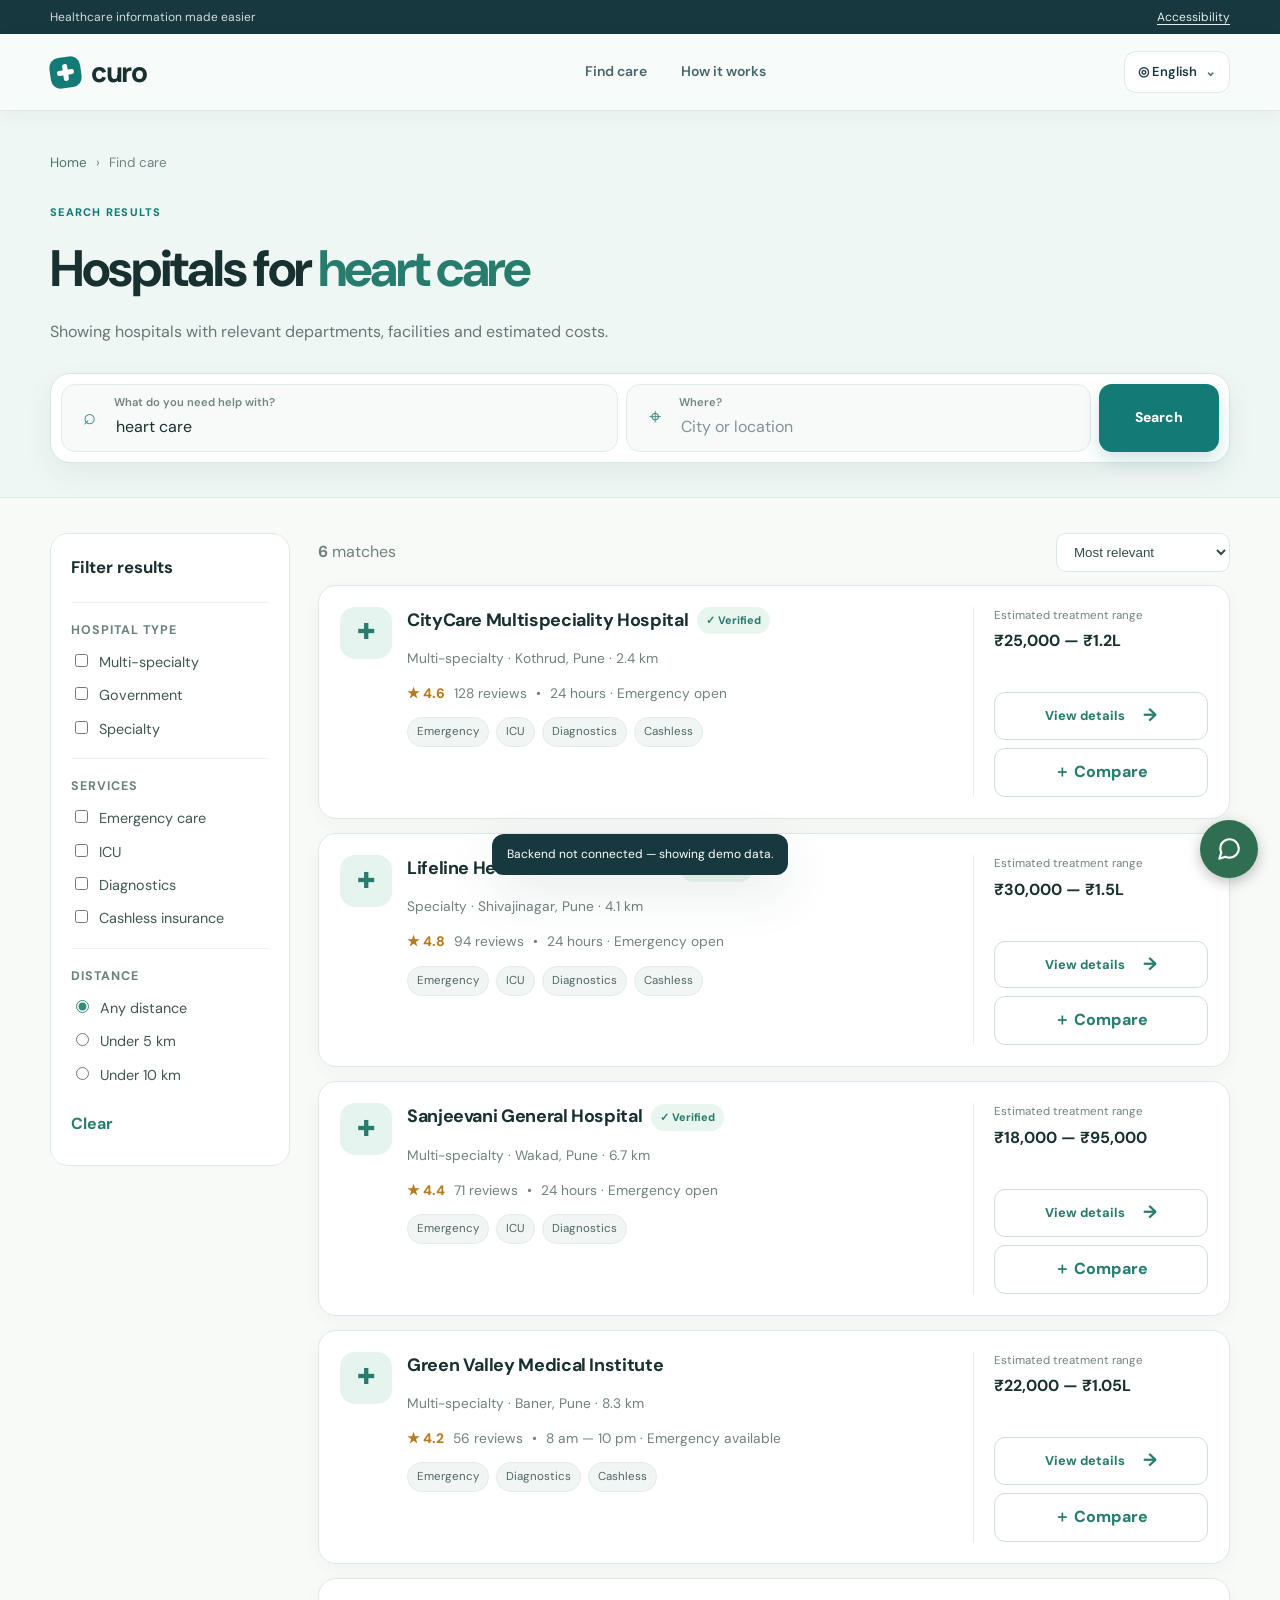
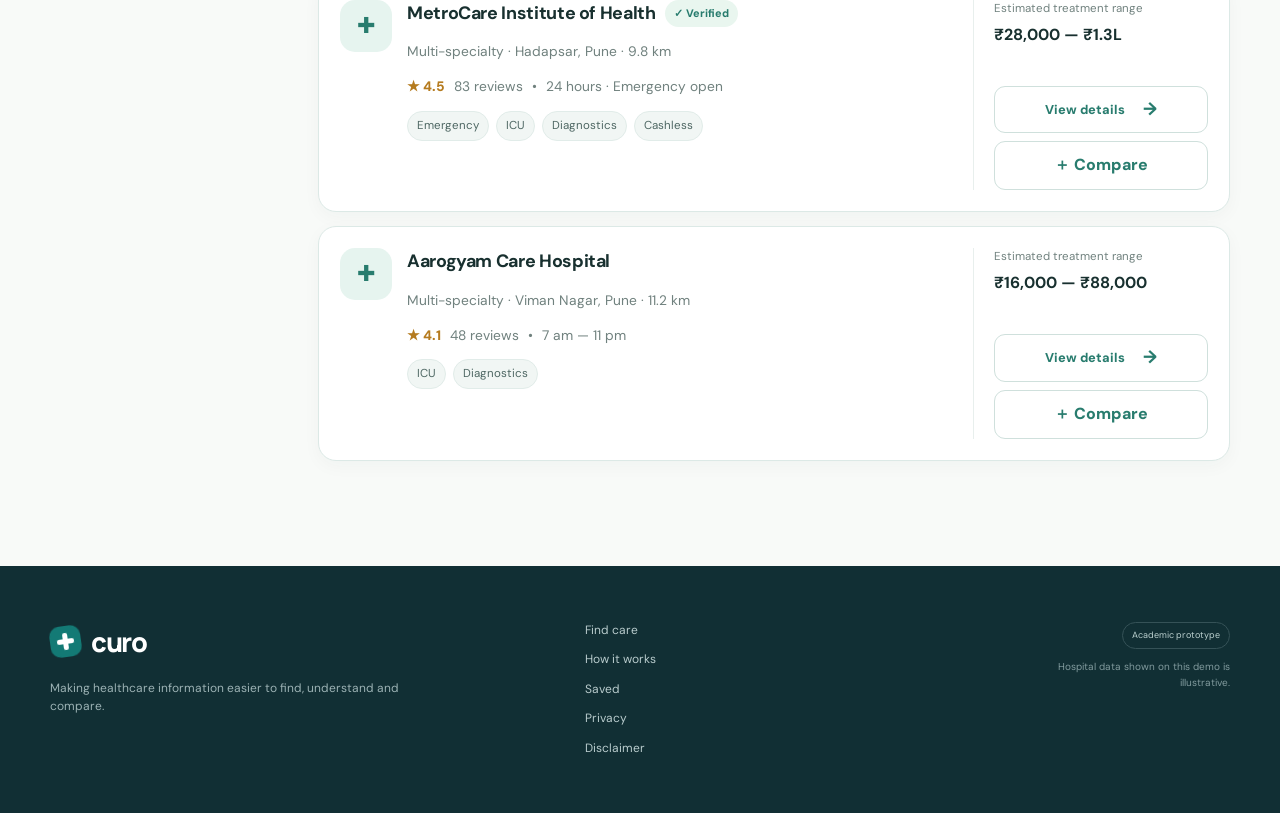
<file: hospitals.html>
<!DOCTYPE html>
<html lang="en">
<head>
<meta charset="UTF-8"><meta name="viewport" content="width=device-width, initial-scale=1.0">
<meta name="description" content="Curo hospital search and comparison results."><title>Curo — Find hospitals</title>
<link rel="stylesheet" href="style.css">
</head>
<body class="app-page">
<div class="top-strip"><div class="container top-strip-inner"><span data-i18n="topLine">Healthcare information made easier</span><button class="accessibility-link" id="accessibilityBtn" type="button" data-i18n="accessibility">Accessibility</button></div></div>
<header class="site-header scrolled"><div class="container nav-wrap">
<a class="brand" href="index.html"><span class="brand-mark" aria-hidden="true"><span></span><span></span></span><span class="brand-name">curo</span></a>
<nav class="desktop-nav" aria-label="Main navigation"><a href="hospitals.html" data-i18n="findCare">Find care</a> <a href="how-it-works.html" data-i18n="howItWorks">How it works</a></nav>
<div class="nav-actions"><button class="language-btn" id="languageBtn" type="button" aria-expanded="false"><span>◎</span> English <span class="chevron">⌄</span></button><button class="menu-btn" id="menuBtn" type="button" aria-label="Open menu"><span></span><span></span></button></div></div>
<div class="mobile-menu" id="mobileMenu"><a href="hospitals.html">Find care</a><a href="how-it-works.html">How it works</a><a href="saved.html">Saved</a><a href="privacy.html">Privacy</a><a href="disclaimer.html">Disclaimer</a></div>
<div class="language-menu" id="languageMenu"><button data-lang="English">English</button><button data-lang="हिंदी">हिंदी</button><button data-lang="ਪੰਜਾਬੀ">ਪੰਜਾਬੀ</button><button data-lang="বাংলা">বাংলা</button><button data-lang="தமிழ்">தமிழ்</button></div></header>
<main>
<section class="results-hero"><div class="container"><div class="breadcrumb"><a href="index.html">Home</a><span>›</span><span data-i18n="findCare">Find care</span></div><div class="results-head"><div><span class="eyebrow" data-i18n="searchResults">Search results</span><h1><span data-i18n="hospitalsFor">Hospitals for</span> <em id="resultTerm">heart care</em></h1><p id="resultSummary">Showing hospitals with relevant departments, facilities and estimated costs.</p></div><button class="filter-mobile-btn" id="filterMobileBtn" type="button">☰ <span data-i18n="filters">Filters</span></button></div>
<div class="results-search"><div class="search-field"><span class="field-icon">⌕</span><span><small data-i18n="needHelp">What do you need help with?</small><input id="resultSearch" value="heart care" /></span></div><div class="search-field"><span class="field-icon">⌖</span><span><small data-i18n="where">Where?</small><input id="resultLocation" placeholder="City or location" /></span></div><button class="primary-btn" id="resultSearchBtn" type="button" data-i18n="search">Search</button></div></div></section>
<section class="results-section section"><div class="container results-layout">
<aside class="filter-panel" id="filterPanel"><div class="filter-head"><strong data-i18n="filterResults">Filter results</strong><button id="closeFilters" type="button">×</button></div>
<div class="filter-group"><span class="filter-label" data-i18n="hospitalType">Hospital type</span><label><input type="checkbox" value="multi"> Multi-specialty</label><label><input type="checkbox" value="government"> Government</label><label><input type="checkbox" value="specialty"> Specialty</label></div>
<div class="filter-group"><span class="filter-label" data-i18n="services">Services</span><label><input type="checkbox" value="emergency"> Emergency care</label><label><input type="checkbox" value="icu"> ICU</label><label><input type="checkbox" value="diagnostics"> Diagnostics</label><label><input type="checkbox" value="cashless"> Cashless insurance</label></div>
<div class="filter-group"><span class="filter-label" data-i18n="distance">Distance</span><label><input type="radio" name="distance" value="any" checked> Any distance</label><label><input type="radio" name="distance" value="5"> Under 5 km</label><label><input type="radio" name="distance" value="10"> Under 10 km</label></div>
<button class="text-btn" id="clearFilters" type="button" data-i18n="clear">Clear filters</button></aside>
<div class="results-main"><div class="results-toolbar"><span><strong id="resultCount">6</strong> <span data-i18n="matches">matches</span></span><select id="sortSelect" aria-label="Sort results"><option value="relevance">Most relevant</option><option value="distance">Nearest first</option><option value="cost">Lower estimated cost</option></select></div><div class="hospital-list" id="hospitalList"></div></div>
</div></section></main>
<footer class="site-footer"><div class="container footer-grid"><div><a class="brand footer-brand" href="index.html"><span class="brand-mark"><span></span><span></span></span><span class="brand-name">curo</span></a><p>Making healthcare information easier to find, understand and compare.</p></div><div class="footer-links"><a href="hospitals.html">Find care</a><a href="how-it-works.html">How it works</a><a href="saved.html">Saved</a><a href="privacy.html">Privacy</a><a href="disclaimer.html">Disclaimer</a></div><div class="footer-note"><span>Academic prototype</span><small>Hospital data shown on this demo is illustrative.</small></div></div></footer>
<div class="toast" id="toast"></div><script src="data.js"></script><script src="app.js">

    
</script><script src="api.js"></script><script src="hospitals.js"></script><script src="site.js"></script><script src="page-language.js"></script>

 <script src="chatbot-widget.js"></script>

</body></html>
</file>
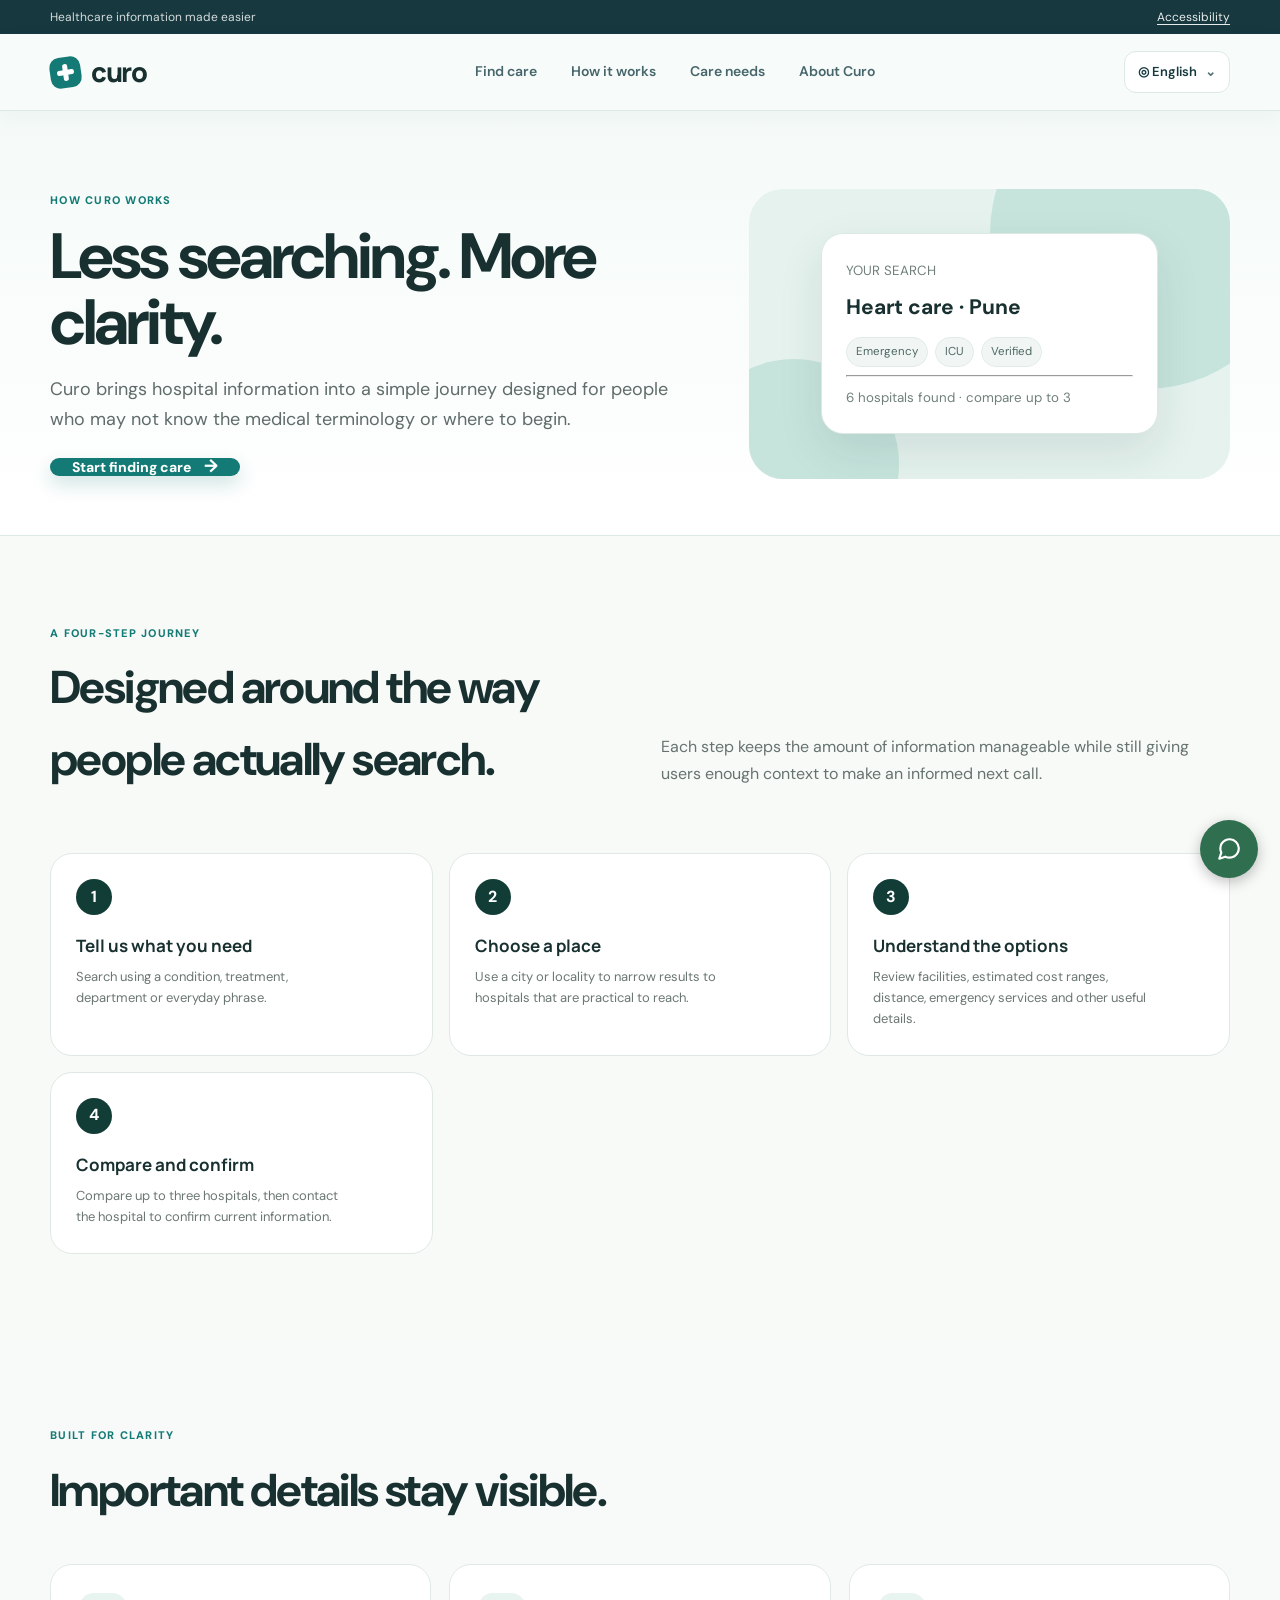
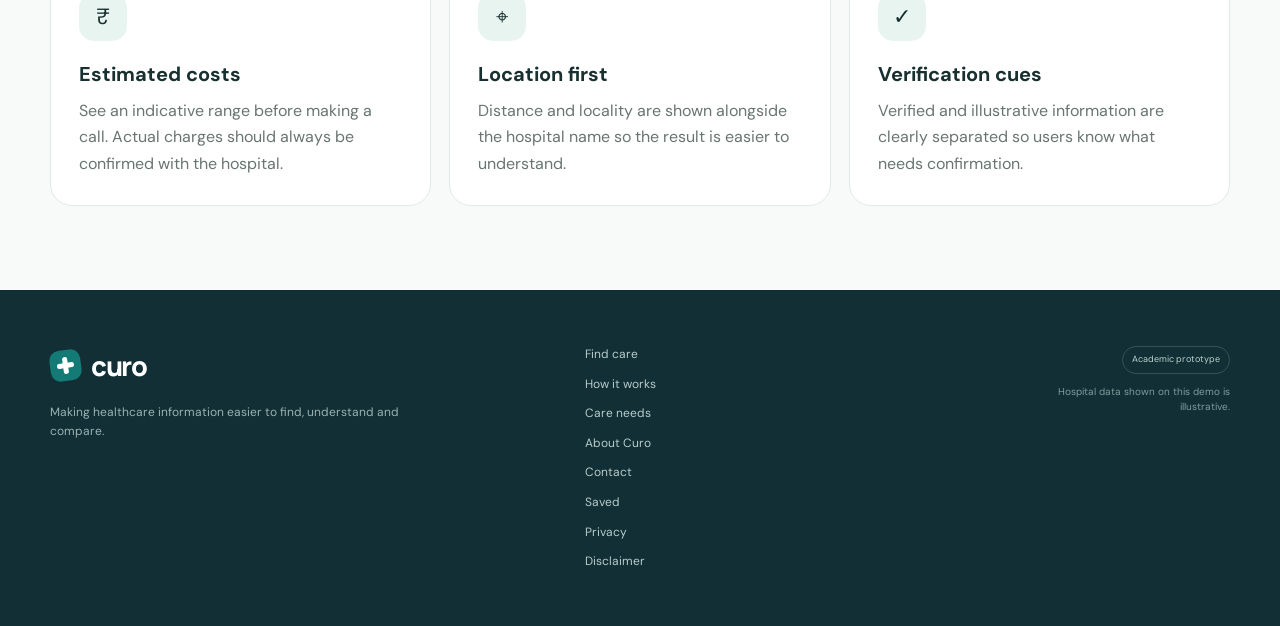
<file: how-it-works.html>
<!DOCTYPE html><html lang="en"><head><meta charset="UTF-8"><meta name="viewport" content="width=device-width, initial-scale=1.0"><meta name="description" content="Learn how Curo helps people search, explore and compare hospital information."><title>Curo — How it works</title><link rel="stylesheet" href="style.css"></head><body class="app-page">
<div class="top-strip"><div class="container top-strip-inner"><span>Healthcare information made easier</span><button class="accessibility-link" id="accessibilityBtn" type="button">Accessibility</button></div></div>
<header class="site-header scrolled"><div class="container nav-wrap"><a class="brand" href="index.html"><span class="brand-mark"><span></span><span></span></span><span class="brand-name">curo</span></a><nav class="desktop-nav"><a href="hospitals.html">Find care</a><a href="how-it-works.html">How it works</a><a href="services.html">Care needs</a><a href="about.html">About Curo</a></nav><div class="nav-actions"><button class="language-btn" id="languageBtn" type="button"><span>◎</span> English <span class="chevron">⌄</span></button><button class="menu-btn" id="menuBtn" type="button"><span></span><span></span></button></div></div><div class="mobile-menu" id="mobileMenu"><a href="hospitals.html">Find care</a><a href="how-it-works.html">How it works</a><a href="services.html">Care needs</a><a href="about.html">About Curo</a></div><div class="language-menu" id="languageMenu"><button data-lang="English">English</button><button data-lang="हिंदी">हिंदी</button><button data-lang="ਪੰਜਾਬੀ">ਪੰਜਾਬੀ</button><button data-lang="বাংলা">বাংলা</button><button data-lang="தமிழ்">தமிழ்</button></div></header>
<main class="plain-page"><section class="page-hero"><div class="container page-hero-grid"><div><span class="eyebrow">How Curo works</span><h1>Less searching. More clarity.</h1><p>Curo brings hospital information into a simple journey designed for people who may not know the medical terminology or where to begin.</p><a class="primary-btn" href="hospitals.html">Start finding care <span>→</span></a></div><div class="page-hero-art"><div class="hero-art-card"><small>YOUR SEARCH</small><strong>Heart care · Pune</strong><div class="tag-row"><span>Emergency</span><span>ICU</span><span>Verified</span></div><hr><small>6 hospitals found · compare up to 3</small></div></div></div></section><section class="soft-section"><div class="container"><div class="section-head"><div><span class="eyebrow">A four-step journey</span><h2>Designed around the way people actually search.</h2></div><p>Each step keeps the amount of information manageable while still giving users enough context to make an informed next call.</p></div><div class="steps"><div class="step"><div class="step-num">1</div><h3>Tell us what you need</h3><p>Search using a condition, treatment, department or everyday phrase.</p></div><div class="step"><div class="step-num">2</div><h3>Choose a place</h3><p>Use a city or locality to narrow results to hospitals that are practical to reach.</p></div><div class="step"><div class="step-num">3</div><h3>Understand the options</h3><p>Review facilities, estimated cost ranges, distance, emergency services and other useful details.</p></div><div class="step"><div class="step-num">4</div><h3>Compare and confirm</h3><p>Compare up to three hospitals, then contact the hospital to confirm current information.</p></div></div></div></section><section class="soft-section alt"><div class="container"><div class="section-head"><div><span class="eyebrow">Built for clarity</span><h2>Important details stay visible.</h2></div></div><div class="feature-grid"><div class="feature-card"><div class="feature-icon">₹</div><h3>Estimated costs</h3><p>See an indicative range before making a call. Actual charges should always be confirmed with the hospital.</p></div><div class="feature-card"><div class="feature-icon">⌖</div><h3>Location first</h3><p>Distance and locality are shown alongside the hospital name so the result is easier to understand.</p></div><div class="feature-card"><div class="feature-icon">✓</div><h3>Verification cues</h3><p>Verified and illustrative information are clearly separated so users know what needs confirmation.</p></div></div></div></section></main>
<footer class="site-footer"><div class="container footer-grid"><div><a class="brand footer-brand" href="index.html"><span class="brand-mark"><span></span><span></span></span><span class="brand-name">curo</span></a><p>Making healthcare information easier to find, understand and compare.</p></div><div class="footer-links"><a href="hospitals.html">Find care</a><a href="how-it-works.html">How it works</a><a href="services.html">Care needs</a><a href="about.html">About Curo</a><a href="contact.html">Contact</a><a href="saved.html">Saved</a><a href="privacy.html">Privacy</a><a href="disclaimer.html">Disclaimer</a></div><div class="footer-note"><span>Academic prototype</span><small>Hospital data shown on this demo is illustrative.</small></div></div></footer><script src="language.js"></script><script src="site.js"></script><script src="page-language.js"></script>

 <script src="chatbot-widget.js"></script>
</body></html>
</file>
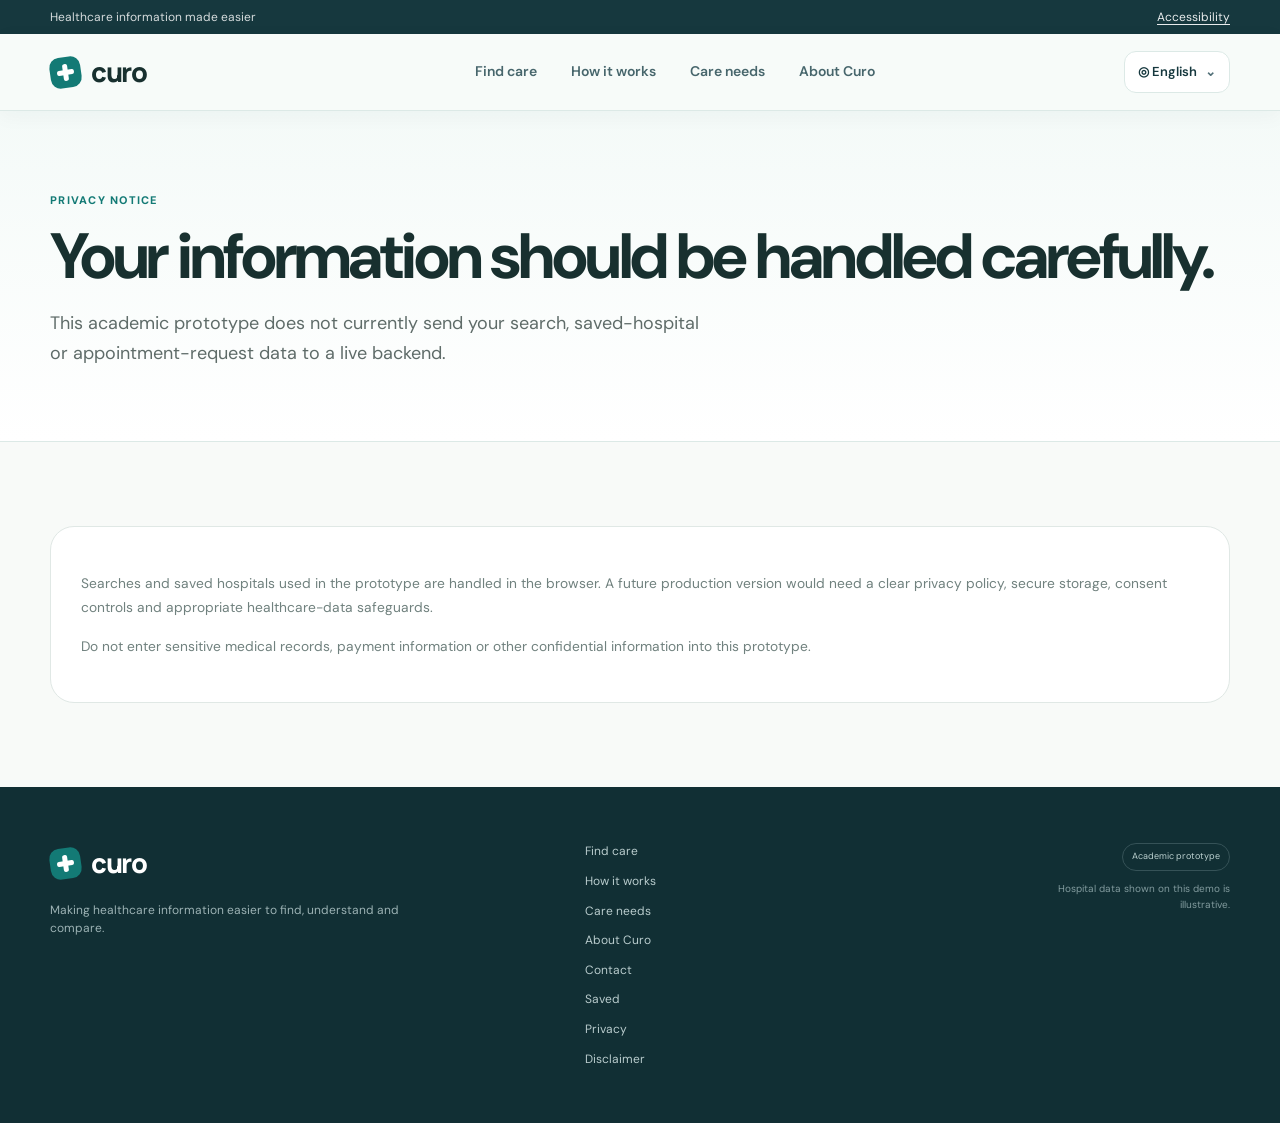
<file: privacy.html>
<!DOCTYPE html><html lang="en"><head><meta charset="UTF-8"><meta name="viewport" content="width=device-width, initial-scale=1.0"><title>Curo — Privacy</title><link rel="stylesheet" href="style.css"></head><body class="app-page"><div class="top-strip"><div class="container top-strip-inner"><span>Healthcare information made easier</span><button class="accessibility-link" id="accessibilityBtn">Accessibility</button></div></div><header class="site-header scrolled"><div class="container nav-wrap"><a class="brand" href="index.html"><span class="brand-mark"><span></span><span></span></span><span class="brand-name">curo</span></a><nav class="desktop-nav"><a href="hospitals.html">Find care</a><a href="how-it-works.html">How it works</a><a href="services.html">Care needs</a><a href="about.html">About Curo</a></nav><div class="nav-actions"><button class="language-btn" id="languageBtn"><span>◎</span> English <span class="chevron">⌄</span></button><button class="menu-btn" id="menuBtn"><span></span><span></span></button></div></div><div class="mobile-menu" id="mobileMenu"><a href="hospitals.html">Find care</a><a href="how-it-works.html">How it works</a><a href="services.html">Care needs</a><a href="about.html">About Curo</a></div><div class="language-menu" id="languageMenu"><button data-lang="English">English</button><button data-lang="हिंदी">हिंदी</button><button data-lang="ਪੰਜਾਬੀ">ਪੰਜਾਬੀ</button><button data-lang="বাংলা">বাংলা</button><button data-lang="தமிழ்">தமிழ்</button></div></header><main class="plain-page"><section class="page-hero"><div class="container"><span class="eyebrow">Privacy notice</span><h1>Your information should be handled carefully.</h1><p>This academic prototype does not currently send your search, saved-hospital or appointment-request data to a live backend.</p></div></section><section class="soft-section"><div class="container"><div class="contact-card"><p class="muted" style="line-height:1.8">Searches and saved hospitals used in the prototype are handled in the browser. A future production version would need a clear privacy policy, secure storage, consent controls and appropriate healthcare-data safeguards.</p><p class="muted" style="line-height:1.8">Do not enter sensitive medical records, payment information or other confidential information into this prototype.</p></div></div></section></main><footer class="site-footer"><div class="container footer-grid"><div><a class="brand footer-brand" href="index.html"><span class="brand-mark"><span></span><span></span></span><span class="brand-name">curo</span></a><p>Making healthcare information easier to find, understand and compare.</p></div><div class="footer-links"><a href="hospitals.html">Find care</a><a href="how-it-works.html">How it works</a><a href="services.html">Care needs</a><a href="about.html">About Curo</a><a href="contact.html">Contact</a><a href="saved.html">Saved</a><a href="privacy.html">Privacy</a><a href="disclaimer.html">Disclaimer</a></div><div class="footer-note"><span>Academic prototype</span><small>Hospital data shown on this demo is illustrative.</small></div></div></footer><script src="language.js"></script><script src="site.js"></script><script src="page-language.js"></script></body></html>
</file>
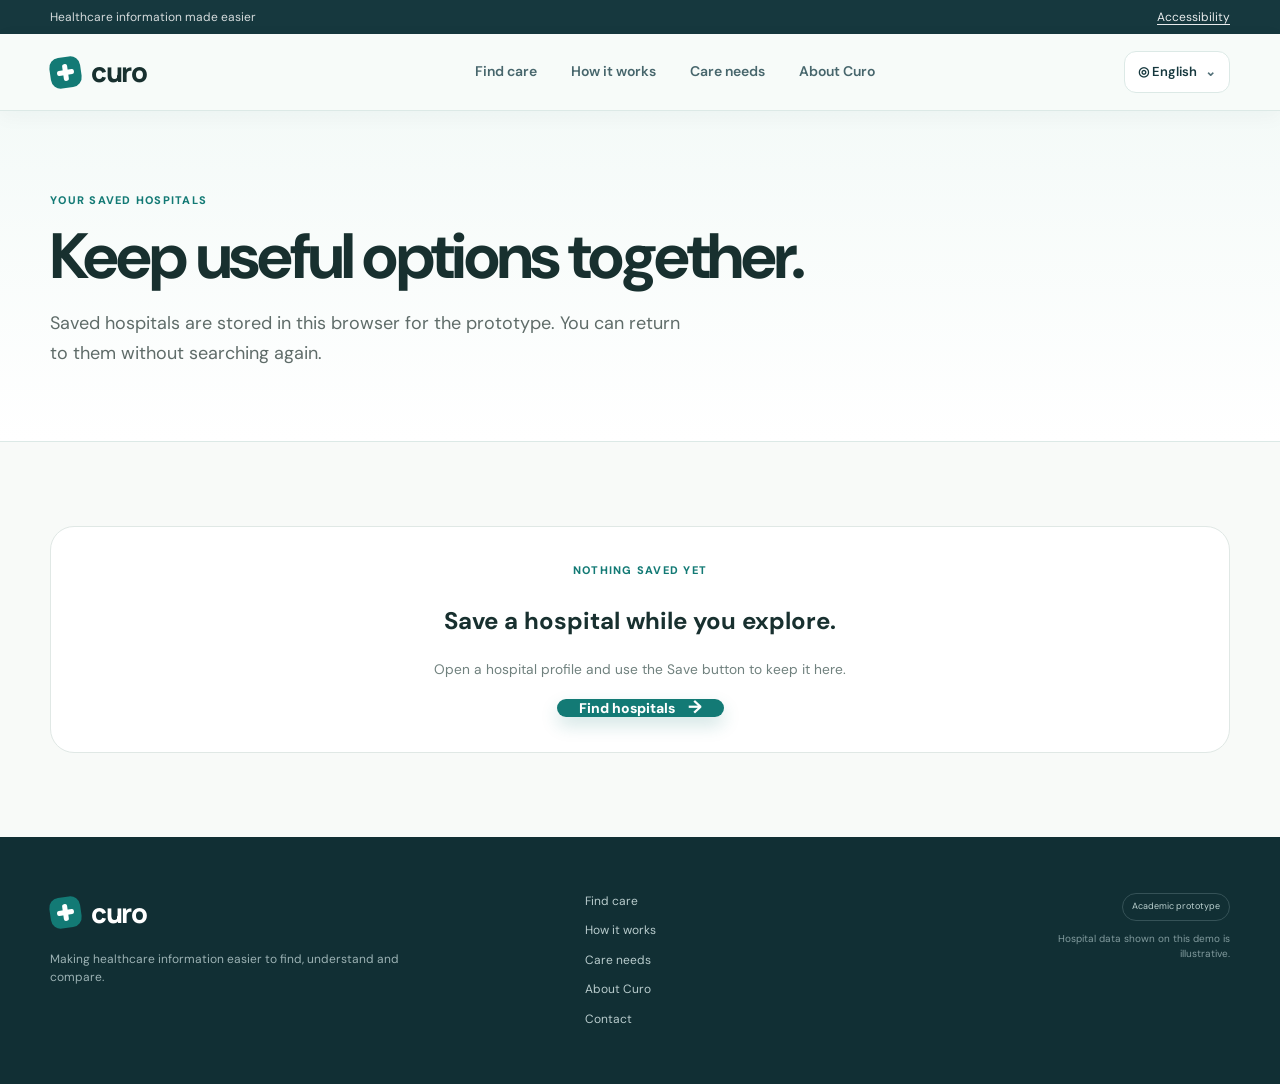
<file: saved.html>
<!DOCTYPE html><html lang="en"><head><meta charset="UTF-8"><meta name="viewport" content="width=device-width, initial-scale=1.0"><meta name="description" content="Review hospitals you saved while exploring Curo."><title>Curo — Saved hospitals</title><link rel="stylesheet" href="style.css"></head><body class="app-page">
<div class="top-strip"><div class="container top-strip-inner"><span>Healthcare information made easier</span><button class="accessibility-link" id="accessibilityBtn" type="button">Accessibility</button></div></div>
<header class="site-header scrolled"><div class="container nav-wrap"><a class="brand" href="index.html"><span class="brand-mark"><span></span><span></span></span><span class="brand-name">curo</span></a><nav class="desktop-nav"><a href="hospitals.html">Find care</a><a href="how-it-works.html">How it works</a><a href="services.html">Care needs</a><a href="about.html">About Curo</a></nav><div class="nav-actions"><button class="language-btn" id="languageBtn" type="button"><span>◎</span> English <span class="chevron">⌄</span></button><button class="menu-btn" id="menuBtn" type="button"><span></span><span></span></button></div></div><div class="mobile-menu" id="mobileMenu"><a href="hospitals.html">Find care</a><a href="how-it-works.html">How it works</a><a href="services.html">Care needs</a><a href="about.html">About Curo</a></div><div class="language-menu" id="languageMenu"><button data-lang="English">English</button><button data-lang="हिंदी">हिंदी</button><button data-lang="ਪੰਜਾਬੀ">ਪੰਜਾਬੀ</button><button data-lang="বাংলা">বাংলা</button><button data-lang="தமிழ்">தமிழ்</button></div></header>
<main class="plain-page"><section class="page-hero"><div class="container"><span class="eyebrow">Your saved hospitals</span><h1>Keep useful options together.</h1><p>Saved hospitals are stored in this browser for the prototype. You can return to them without searching again.</p></div></section><section class="soft-section"><div class="container"><div id="savedList"></div><div id="savedEmpty" class="contact-card" style="text-align:center"><span class="eyebrow">Nothing saved yet</span><h2>Save a hospital while you explore.</h2><p class="muted">Open a hospital profile and use the Save button to keep it here.</p><a class="primary-btn" href="hospitals.html">Find hospitals <span>→</span></a></div></div></section></main><script src="data.js"></script><script src="api.js"></script><script src="app.js"></script><script>(async()=>{const ids=JSON.parse(localStorage.getItem('curoSaved')||'[]').map(String);const list=document.getElementById('savedList'),empty=document.getElementById('savedEmpty');if(!ids.length)return;try{const hs=(await Promise.all(ids.map(id=>apiHospital(id)))).map(x=>x.data);empty.style.display='none';list.innerHTML='<div class="feature-grid">'+hs.map(h=>`<article class="feature-card"><div class="feature-icon">✚</div><h3>${h.name}</h3><p>${h.area}, ${h.city} · ${h.distance} km</p><div class="tag-row"><span>★ ${h.rating}</span>${h.verified?'<span>✓ Verified</span>':''}</div><br><a class="primary-btn" href="hospital.html?id=${h.id}">View hospital <span>→</span></a></article>`).join('')+'</div>'}catch(e){const hs=ids.map(getHospital).filter(Boolean);if(hs.length){empty.style.display='none';list.innerHTML='<div class="feature-grid">'+hs.map(h=>`<article class="feature-card"><div class="feature-icon">✚</div><h3>${h.name}</h3><p>${h.area}, ${h.city} · ${h.distance} km</p><br><a class="primary-btn" href="hospital.html?id=${h.id}">View hospital <span>→</span></a></article>`).join('')+'</div>'}}})();</script>
<footer class="site-footer"><div class="container footer-grid"><div><a class="brand footer-brand" href="index.html"><span class="brand-mark"><span></span><span></span></span><span class="brand-name">curo</span></a><p>Making healthcare information easier to find, understand and compare.</p></div><div class="footer-links"><a href="hospitals.html">Find care</a><a href="how-it-works.html">How it works</a><a href="services.html">Care needs</a><a href="about.html">About Curo</a><a href="contact.html">Contact</a></div><div class="footer-note"><span>Academic prototype</span><small>Hospital data shown on this demo is illustrative.</small></div></div></footer><script src="language.js"></script><script src="site.js"></script><script src="page-language.js"></script></body></html>
</file>
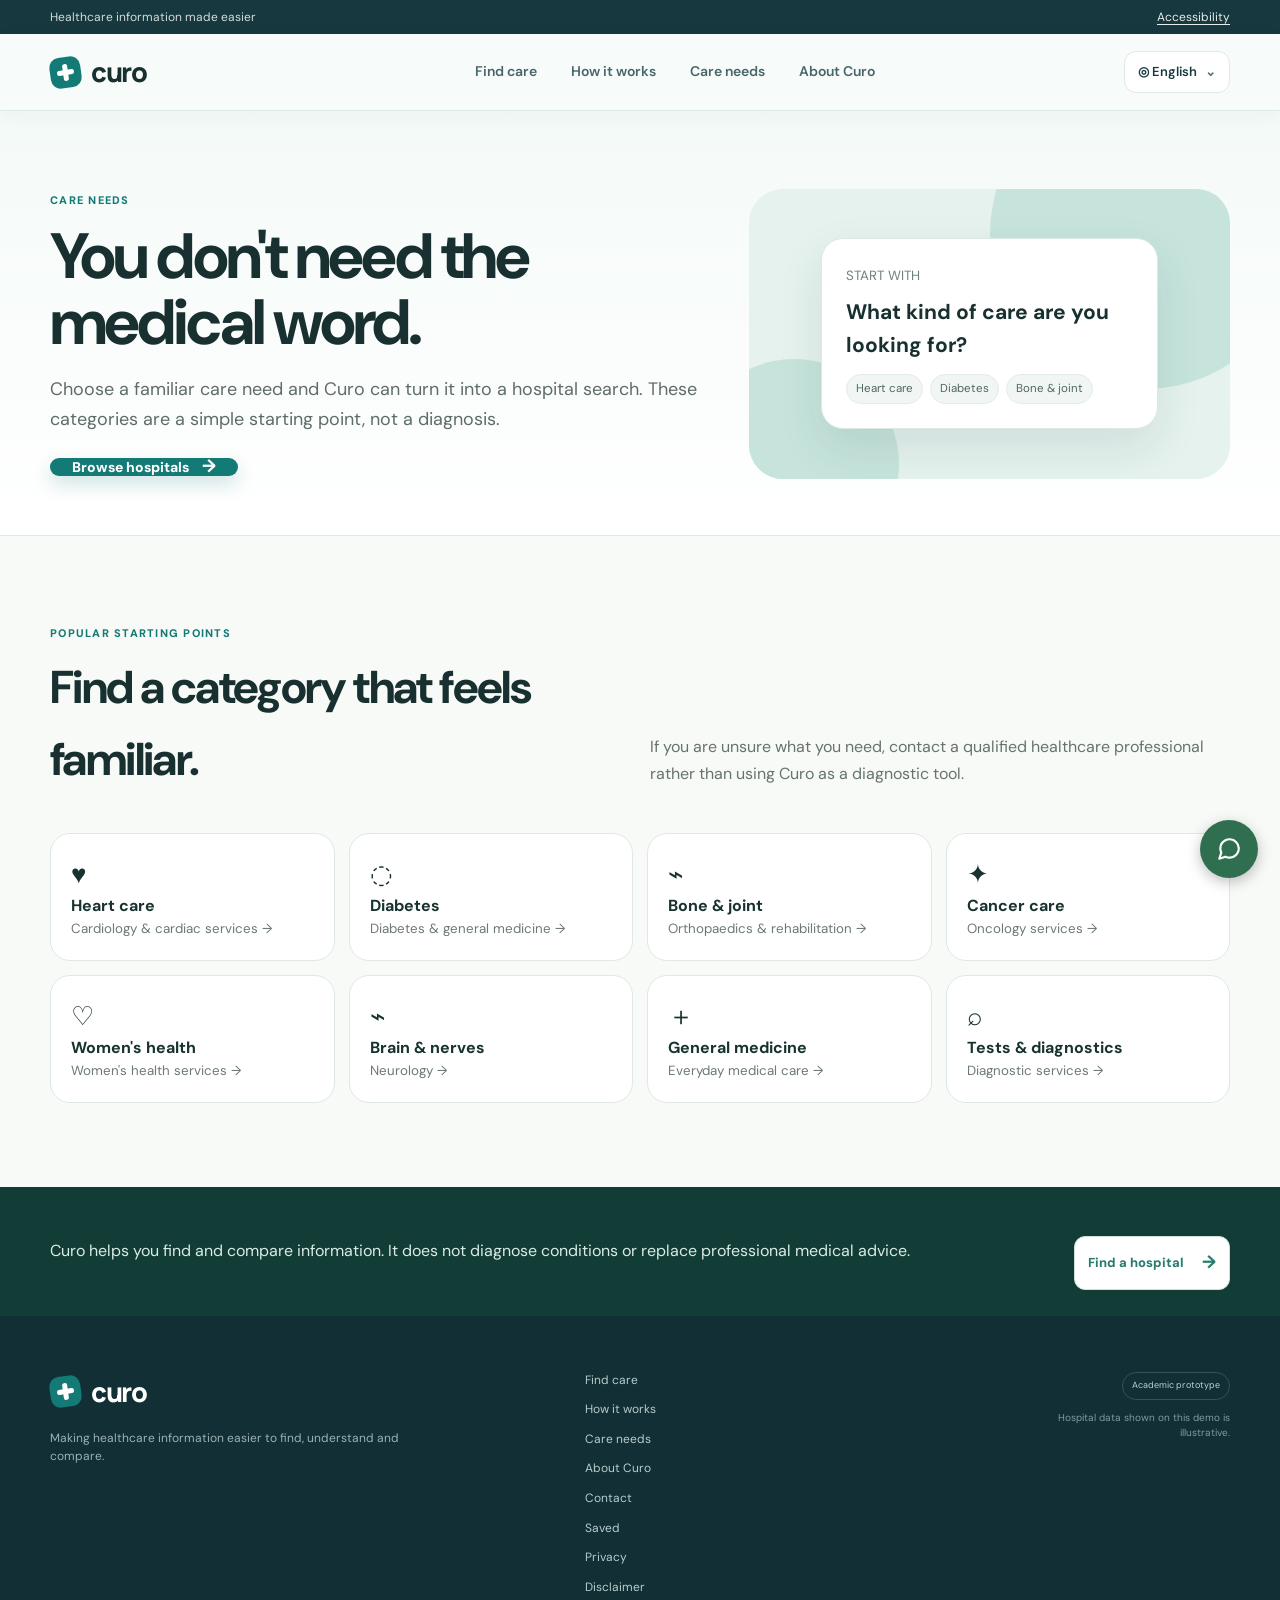
<file: services.html>
<!DOCTYPE html><html lang="en"><head><meta charset="UTF-8"><meta name="viewport" content="width=device-width, initial-scale=1.0"><meta name="description" content="Browse common healthcare needs and use them as a starting point for hospital search."><title>Curo — Care needs</title><link rel="stylesheet" href="style.css"></head><body class="app-page">
<div class="top-strip"><div class="container top-strip-inner"><span>Healthcare information made easier</span><button class="accessibility-link" id="accessibilityBtn" type="button">Accessibility</button></div></div>
<header class="site-header scrolled"><div class="container nav-wrap"><a class="brand" href="index.html"><span class="brand-mark"><span></span><span></span></span><span class="brand-name">curo</span></a><nav class="desktop-nav"><a href="hospitals.html">Find care</a><a href="how-it-works.html">How it works</a><a href="services.html">Care needs</a><a href="about.html">About Curo</a></nav><div class="nav-actions"><button class="language-btn" id="languageBtn" type="button"><span>◎</span> English <span class="chevron">⌄</span></button><button class="menu-btn" id="menuBtn" type="button"><span></span><span></span></button></div></div><div class="mobile-menu" id="mobileMenu"><a href="hospitals.html">Find care</a><a href="how-it-works.html">How it works</a><a href="services.html">Care needs</a><a href="about.html">About Curo</a></div><div class="language-menu" id="languageMenu"><button data-lang="English">English</button><button data-lang="हिंदी">हिंदी</button><button data-lang="ਪੰਜਾਬੀ">ਪੰਜਾਬੀ</button><button data-lang="বাংলা">বাংলা</button><button data-lang="தமிழ்">தமிழ்</button></div></header>
<main class="plain-page"><section class="page-hero"><div class="container page-hero-grid"><div><span class="eyebrow">Care needs</span><h1>You don't need the medical word.</h1><p>Choose a familiar care need and Curo can turn it into a hospital search. These categories are a simple starting point, not a diagnosis.</p><a class="primary-btn" href="hospitals.html">Browse hospitals <span>→</span></a></div><div class="page-hero-art"><div class="hero-art-card"><small>START WITH</small><strong>What kind of care are you looking for?</strong><div class="tag-row"><span>Heart care</span><span>Diabetes</span><span>Bone & joint</span></div></div></div></div></section><section class="soft-section"><div class="container"><div class="section-head"><div><span class="eyebrow">Popular starting points</span><h2>Find a category that feels familiar.</h2></div><p>If you are unsure what you need, contact a qualified healthcare professional rather than using Curo as a diagnostic tool.</p></div><div class="condition-grid"><a class="condition-card" href="hospitals.html?q=heart%20care"><span>♥</span><strong>Heart care</strong><small>Cardiology & cardiac services →</small></a><a class="condition-card" href="hospitals.html?q=diabetes"><span>◌</span><strong>Diabetes</strong><small>Diabetes & general medicine →</small></a><a class="condition-card" href="hospitals.html?q=bone%20joint"><span>⌁</span><strong>Bone & joint</strong><small>Orthopaedics & rehabilitation →</small></a><a class="condition-card" href="hospitals.html?q=cancer"><span>✦</span><strong>Cancer care</strong><small>Oncology services →</small></a><a class="condition-card" href="hospitals.html?q=women%20health"><span>♡</span><strong>Women's health</strong><small>Women's health services →</small></a><a class="condition-card" href="hospitals.html?q=neurology"><span>⌁</span><strong>Brain & nerves</strong><small>Neurology →</small></a><a class="condition-card" href="hospitals.html?q=general%20medicine"><span>＋</span><strong>General medicine</strong><small>Everyday medical care →</small></a><a class="condition-card" href="hospitals.html?q=diagnostics"><span>⌕</span><strong>Tests & diagnostics</strong><small>Diagnostic services →</small></a></div></div></section><div class="info-band"><div class="container"><p>Curo helps you find and compare information. It does not diagnose conditions or replace professional medical advice.</p><a class="secondary-btn light-btn" href="hospitals.html">Find a hospital <span>→</span></a></div></div></main>
<footer class="site-footer"><div class="container footer-grid"><div><a class="brand footer-brand" href="index.html"><span class="brand-mark"><span></span><span></span></span><span class="brand-name">curo</span></a><p>Making healthcare information easier to find, understand and compare.</p></div><div class="footer-links"><a href="hospitals.html">Find care</a><a href="how-it-works.html">How it works</a><a href="services.html">Care needs</a><a href="about.html">About Curo</a><a href="contact.html">Contact</a><a href="saved.html">Saved</a><a href="privacy.html">Privacy</a><a href="disclaimer.html">Disclaimer</a></div><div class="footer-note"><span>Academic prototype</span><small>Hospital data shown on this demo is illustrative.</small></div></div></footer><script src="language.js"></script><script src="site.js"></script><script src="page-language.js"></script>
 <script src="chatbot-widget.js"></script>
</body></html>
</file>
<file: style.css>
@import url('https://fonts.googleapis.com/css2?family=DM+Sans:wght@400;500;600;700&family=Manrope:wght@500;600;700;800&display=swap');

:root {
  --ink: #16383e;
  --ink-soft: #527078;
  --teal: #137a75;
  --teal-dark: #0e615d;
  --mint: #eaf6f3;
  --mint-strong: #d5eee9;
  --cream: #f7fbf9;
  --white: #ffffff;
  --line: #dce9e6;
  --yellow: #f8d85b;
  --coral: #f28b72;
  --shadow: 0 18px 50px rgba(26, 69, 70, .10);
  --shadow-soft: 0 10px 30px rgba(26, 69, 70, .07);
  --radius: 22px;
  --container: 1180px;
}

* { box-sizing: border-box; }
html { scroll-behavior: smooth; }
body {
  margin: 0;
  color: var(--ink);
  background: var(--cream);
  font-family: "DM Sans", Arial, sans-serif;
  line-height: 1.55;
  overflow-x: hidden;
}
button, input { font: inherit; }
button, a { -webkit-tap-highlight-color: transparent; }
button { cursor: pointer; }
a { color: inherit; text-decoration: none; }
.container { width: min(calc(100% - 40px), var(--container)); margin: 0 auto; }

.top-strip {
  background: var(--ink);
  color: rgba(255,255,255,.82);
  font-size: 12px;
}
.top-strip-inner {
  min-height: 34px;
  display: flex;
  align-items: center;
  justify-content: space-between;
}
.accessibility-link {
  background: none;
  border: 0;
  color: #fff;
  text-decoration: underline;
  text-underline-offset: 3px;
  padding: 6px 0;
  opacity: .9;
}

.site-header {
  position: sticky;
  top: 0;
  z-index: 50;
  background: rgba(247,251,249,.92);
  backdrop-filter: blur(18px);
  border-bottom: 1px solid transparent;
  transition: .25s ease;
}
.site-header.scrolled { border-color: var(--line); box-shadow: 0 5px 20px rgba(18, 57, 61, .04); }
.nav-wrap { height: 76px; display: flex; align-items: center; justify-content: space-between; position: relative; }
.brand { display: inline-flex; align-items: center; gap: 10px; }
.brand-name {
  font-family: "Manrope", sans-serif;
  font-size: 27px;
  font-weight: 800;
  letter-spacing: -1.5px;
}
.brand-mark {
  width: 31px;
  height: 31px;
  border-radius: 10px;
  background: var(--teal);
  position: relative;
  display: inline-block;
  transform: rotate(-8deg);
}
.brand-mark span:first-child, .brand-mark span:last-child {
  position: absolute;
  background: #fff;
  border-radius: 2px;
  left: 7px; right: 7px;
  top: 13px; height: 5px;
}
.brand-mark span:last-child { top: 7px; bottom: 7px; left: 13px; width: 5px; height: auto; right: auto; }

.desktop-nav { display: flex; gap: 34px; margin-left: 80px; }
.desktop-nav a { font-size: 14px; color: #47666c; font-weight: 600; transition: color .2s; }
.desktop-nav a:hover { color: var(--teal); }

.nav-actions { display: flex; align-items: center; gap: 10px; }
.language-btn {
  border: 1px solid var(--line);
  background: var(--white);
  color: var(--ink);
  padding: 10px 13px;
  border-radius: 12px;
  font-size: 13px;
  font-weight: 600;
}
.language-btn .chevron { margin-left: 5px; color: var(--ink-soft); }
.menu-btn { display: none; border: 0; background: transparent; width: 44px; height: 44px; }
.menu-btn span { display: block; width: 21px; height: 2px; background: var(--ink); margin: 5px auto; border-radius: 3px; }
.mobile-menu, .language-menu { display: none; }

.hero {
  position: relative;
  min-height: 690px;
  padding: 78px 0 100px;
  overflow: hidden;
  background:
    radial-gradient(circle at 84% 24%, rgba(211, 239, 234, .9) 0 12%, transparent 34%),
    linear-gradient(180deg, #f7fbf9 0%, #eef8f5 100%);
}
.hero-orb { position: absolute; border-radius: 50%; pointer-events: none; }
.hero-orb-one { width: 420px; height: 420px; right: -160px; top: 70px; background: rgba(247,216,91,.22); }
.hero-orb-two { width: 260px; height: 260px; left: -150px; bottom: -130px; background: rgba(242,139,114,.12); }
.hero-grid { display: grid; grid-template-columns: 1.02fr .98fr; gap: 55px; align-items: center; position: relative; z-index: 1; }
.eyebrow {
  display: inline-flex;
  align-items: center;
  gap: 8px;
  text-transform: uppercase;
  letter-spacing: 1.25px;
  font-size: 11px;
  font-weight: 800;
  color: var(--teal);
}
.pulse-dot { width: 7px; height: 7px; border-radius: 50%; background: #57b8a7; box-shadow: 0 0 0 5px rgba(87,184,167,.13); }
.hero h1 {
  font-family: "Manrope", sans-serif;
  font-size: clamp(44px, 5.4vw, 68px);
  line-height: 1.02;
  letter-spacing: -3.2px;
  margin: 20px 0 20px;
  max-width: 680px;
}
.hero h1 em, h2 em { color: var(--teal); font-style: normal; }
.hero-text { max-width: 590px; font-size: 17px; color: var(--ink-soft); margin: 0 0 30px; }

.search-card {
  background: rgba(255,255,255,.94);
  border: 1px solid rgba(212,229,225,.9);
  box-shadow: var(--shadow);
  border-radius: 19px;
  padding: 11px;
  max-width: 740px;
}
.search-row { display: grid; grid-template-columns: 1.25fr 1fr auto; gap: 7px; }
.search-field {
  display: flex; gap: 10px; align-items: center;
  min-height: 68px; padding: 8px 13px;
  border: 1px solid #e5efed; border-radius: 13px;
  background: #fbfdfc;
}
.field-icon { width: 25px; font-size: 24px; color: var(--teal); text-align: center; }
.search-field span:last-child { display: block; min-width: 0; flex: 1; }
.search-field small { display: block; color: #71878b; font-size: 11px; margin-bottom: 2px; font-weight: 600; }
.search-field input { width: 100%; border: 0; outline: 0; background: transparent; color: var(--ink); font-size: 14px; }
.search-field input::placeholder { color: #819396; }
.primary-btn {
  border: 0; background: var(--teal); color: #fff; border-radius: 13px;
  padding: 0 22px; min-height: 68px; font-weight: 800; font-size: 14px;
  transition: transform .2s, background .2s, box-shadow .2s;
  box-shadow: 0 8px 18px rgba(19,122,117,.20);
}
.primary-btn:hover { transform: translateY(-2px); background: var(--teal-dark); box-shadow: 0 12px 24px rgba(19,122,117,.25); }
.primary-btn span, .secondary-btn span { margin-left: 10px; font-size: 18px; }
.suggestion-row { display: flex; align-items: center; gap: 7px; flex-wrap: wrap; padding: 10px 5px 2px; color: #809194; font-size: 11px; }
.suggestion { border: 0; background: var(--mint); color: var(--teal-dark); border-radius: 30px; padding: 7px 10px; font-size: 11px; font-weight: 700; }
.suggestion:hover { background: var(--mint-strong); }
.search-message { min-height: 0; padding: 0 6px; color: var(--teal-dark); font-size: 12px; font-weight: 600; transition: .2s; }
.search-message:not(:empty) { padding-top: 9px; }

.trust-line { display: flex; gap: 24px; margin-top: 18px; color: #688084; font-size: 11px; flex-wrap: wrap; }
.trust-line b { color: var(--teal); margin-right: 4px; }

.hero-visual { min-height: 500px; position: relative; display: flex; align-items: center; justify-content: center; }
.hero-shape { width: 470px; height: 470px; border-radius: 45% 55% 60% 40%; background: #d9eee9; transform: rotate(12deg); position: absolute; z-index: 0; right: 20px; }
.shape-circle { position: absolute; width: 120px; height: 120px; background: var(--yellow); border-radius: 50%; left: 55px; bottom: 40px; }
.shape-cross { position: absolute; width: 34px; height: 34px; border-radius: 9px; background: var(--coral); }
.shape-cross::after, .shape-cross::before { content: ""; position: absolute; background: #fff; border-radius: 2px; }
.shape-cross::after { width: 18px; height: 5px; top: 15px; left: 8px; }
.shape-cross::before { width: 5px; height: 18px; top: 8px; left: 15px; }
.cross-one { right: 35px; top: 50px; transform: rotate(8deg); }
.cross-two { left: 35px; top: 110px; transform: rotate(-10deg); background: var(--teal); }

.hero-card {
  width: min(390px, 80%);
  background: #fff;
  border: 1px solid rgba(207,226,222,.9);
  border-radius: 23px;
  box-shadow: 0 30px 65px rgba(28,72,70,.16);
  position: relative;
  z-index: 2;
  overflow: hidden;
  transform: rotate(-3deg);
}
.hero-card-main { padding: 24px; }
.hero-card-top { display: flex; justify-content: space-between; align-items: center; }
.mini-label { font-size: 11px; font-weight: 800; color: #718589; text-transform: uppercase; letter-spacing: 1px; }
.verified-pill { font-size: 10px; color: var(--teal); background: var(--mint); padding: 6px 9px; border-radius: 30px; font-weight: 800; }
.hospital-preview { display: flex; align-items: center; gap: 12px; padding: 25px 0 21px; border-bottom: 1px solid var(--line); }
.hospital-icon { width: 46px; height: 46px; display: grid; place-items: center; border-radius: 14px; background: #e7f3f1; color: var(--teal); font-size: 22px; }
.hospital-preview strong { display: block; font-family: "Manrope"; font-size: 15px; }
.hospital-preview span:not(.arrow-circle) { display: block; font-size: 11px; color: var(--ink-soft); margin-top: 2px; }
.arrow-circle { margin-left: auto; width: 30px; height: 30px; border-radius: 50%; display: grid; place-items: center; background: var(--ink); color: #fff; font-size: 13px; }
.availability { display: grid; grid-template-columns: 1fr 1fr; gap: 10px; padding: 18px 0; }
.availability div { font-size: 10px; color: #647c80; }
.available-dot { display: inline-block; width: 6px; height: 6px; background: #5db59e; border-radius: 50%; margin-right: 5px; }
.cost-preview { border-radius: 14px; background: #f5f9f8; padding: 14px; }
.cost-preview span { display: block; font-size: 10px; color: #71878b; }
.cost-preview strong { display: block; margin-top: 3px; font-size: 17px; font-family: "Manrope"; }

.floating-note {
  position: absolute; z-index: 3; display: flex; gap: 9px; align-items: center;
  background: #fff; padding: 12px 14px; border-radius: 15px; box-shadow: var(--shadow-soft);
  border: 1px solid rgba(212,229,225,.9); animation: float 5s ease-in-out infinite;
}
.floating-note strong { display: block; font-size: 11px; }
.floating-note small { display: block; font-size: 9px; color: #789094; margin-top: 1px; }
.note-icon { width: 31px; height: 31px; border-radius: 10px; display: grid; place-items: center; color: var(--teal); background: var(--mint); font-size: 16px; }
.note-ai { background: #fff2dc; color: #b8752f; }
.note-top { right: 4px; top: 72px; }
.note-bottom { left: 4px; bottom: 85px; animation-delay: -2s; }
@keyframes float { 0%,100% { transform: translateY(0); } 50% { transform: translateY(-9px); } }

.section { padding: 105px 0; }
.section-heading { max-width: 670px; margin-bottom: 42px; }
.section-heading.centered { text-align: center; margin-left: auto; margin-right: auto; }
.section-heading h2, .assistant-copy h2, .compare-copy h2, .language-panel h2, .cta-inner h2 {
  font-family: "Manrope", sans-serif; letter-spacing: -1.8px; line-height: 1.1; font-size: clamp(31px, 4vw, 46px); margin: 12px 0 14px;
}
.section-heading p, .assistant-copy p, .compare-copy p, .language-panel p { color: var(--ink-soft); font-size: 15px; margin: 0; }

.quick-section { background: #fff; }
.category-grid { display: grid; grid-template-columns: repeat(3, 1fr); gap: 14px; }
.category-card {
  position: relative; text-align: left; border: 1px solid var(--line); background: #fff;
  min-height: 175px; border-radius: 18px; padding: 23px; color: var(--ink);
  transition: transform .25s, box-shadow .25s, border-color .25s;
}
.category-card:hover { transform: translateY(-5px); box-shadow: var(--shadow-soft); border-color: #c8dfdb; }
.category-icon { display: grid; place-items: center; width: 45px; height: 45px; border-radius: 14px; font-size: 22px; margin-bottom: 21px; }
.category-icon.heart { background: #fff0ed; color: #d96d56; }
.category-icon.diabetes { background: #fff7d7; color: #ae8416; }
.category-icon.bone { background: #eaf5f7; color: #398694; }
.category-icon.cancer { background: #f0ecf8; color: #79609d; }
.category-icon.women { background: #f9edf5; color: #ad5d8a; }
.category-icon.general { background: var(--mint); color: var(--teal); }
.category-card strong { display: block; font-family: "Manrope"; font-size: 16px; }
.category-card small { color: #7a8d91; font-size: 11px; }
.category-arrow { position: absolute; right: 21px; bottom: 20px; color: #8ca0a3; }

.assistant-section { background: var(--cream); }
.assistant-panel {
  background: #e7f4f1; border-radius: 30px; padding: 70px; display: grid;
  grid-template-columns: .9fr 1.1fr; gap: 70px; align-items: center; overflow: hidden;
  position: relative;
}
.assistant-panel::after {
  content: ""; position: absolute; width: 360px; height: 360px; border-radius: 50%;
  background: rgba(255,255,255,.5); right: -160px; bottom: -180px;
}
.assistant-copy { position: relative; z-index: 1; }
.secondary-btn {
  border: 1px solid var(--teal); color: var(--teal-dark); background: transparent;
  border-radius: 12px; padding: 13px 18px; font-weight: 800; font-size: 13px; margin-top: 23px;
}
.secondary-btn:hover { background: #fff; }
.microcopy { font-size: 10px !important; margin-top: 12px !important; color: #6e868a !important; }

.chat-preview {
  background: #fff; border-radius: 21px; box-shadow: var(--shadow); overflow: hidden;
  border: 1px solid #dcece9; position: relative; z-index: 2;
}
.chat-header { padding: 15px 17px; display: flex; align-items: center; gap: 10px; border-bottom: 1px solid var(--line); }
.chat-avatar { width: 34px; height: 34px; border-radius: 11px; background: var(--teal); color: #fff; display: grid; place-items: center; }
.chat-header strong { display: block; font-size: 12px; }
.chat-header small { display: block; color: #819296; font-size: 9px; }
.online-dot { margin-left: auto; width: 7px; height: 7px; background: #62b59f; border-radius: 50%; box-shadow: 0 0 0 4px #e8f5f1; }
.chat-body { padding: 21px; background: #fbfdfc; }
.chat-bubble { max-width: 76%; border-radius: 14px; padding: 11px 13px; font-size: 11px; margin-bottom: 10px; }
.assistant-bubble { background: #e8f4f1; color: #375e63; border-bottom-left-radius: 4px; }
.user-bubble { background: var(--ink); color: #fff; margin-left: auto; border-bottom-right-radius: 4px; }
.chat-actions { display: flex; gap: 7px; padding-top: 3px; }
.chat-actions button, .assistant-quick button { border: 1px solid #d6e8e4; background: #fff; color: var(--teal-dark); border-radius: 20px; padding: 8px 10px; font-size: 10px; font-weight: 700; }

.how-section { background: #fff; }
.steps {display: grid; grid-template-columns: repeat(3, 280px);gap: 30px;justify-content: center;margin: 50px auto 0;}
.step { border-top: 1px solid var(--line); padding-top: 20px; position: relative; }
.step-number { font-size: 11px; color: #92a3a6; font-weight: 800; letter-spacing: 1px; }
.step-icon { width: 46px; height: 46px; border-radius: 13px; background: var(--mint); color: var(--teal); display: grid; place-items: center; font-size: 19px; margin: 24px 0 17px; }
.step h3 { font-family: "Manrope"; font-size: 17px; margin: 0 0 8px; }
.step p { color: var(--ink-soft); font-size: 13px; max-width: 280px; margin: 0; }


.compare-section { background: #f3f8f6; }
.compare-grid {display: grid;grid-template-columns: 0.85fr 1.15fr;gap: 20px;align-items: center;max-width: 1100px;margin: 0 auto;}
.text-link { display: inline-flex; gap: 8px; color: var(--teal-dark); font-size: 13px; font-weight: 800; margin-top: 22px; }
.text-link:hover span { transform: translateX(4px); }
.text-link span { transition: transform .2s; }
.comparison-card { background: #fff; border: 1px solid var(--line); border-radius: 20px; box-shadow: var(--shadow-soft);
   overflow: hidden; }.comparison-title { padding: 19px 20px; display: flex; justify-content: space-between; align-items: center; }
.comparison-title span:first-child { display: block; color: #7a8d91; font-size: 10px; }
.comparison-title strong { display: block; margin-top: 3px; font-family: "Manrope"; font-size: 15px; }
.compare-count { background: var(--mint); color: var(--teal-dark); border-radius: 20px; padding: 6px 9px; font-size: 9px; font-weight: 800; }
.comparison-row { display: grid; grid-template-columns: 1.3fr .8fr 1fr .7fr; align-items: center; gap: 10px; padding: 14px 20px; border-top: 1px solid #edf3f2; font-size: 10px; color: #657b7f; }
.comparison-head { background: #f8fbfa; color: #8a9b9e; font-size: 9px; font-weight: 700; text-transform: uppercase; letter-spacing: .5px; }
.comparison-row strong { color: var(--ink); font-size: 11px; }
.mini-hospital { display: inline-grid; place-items: center; width: 24px; height: 24px; border-radius: 7px; background: #e7f4f1; color: var(--teal); margin-right: 6px; }
.mini-hospital.second { background: #fff0e7; color: #c6754d; }
.yes { color: var(--teal); font-weight: 800; }
.comparison-footer { display: flex; justify-content: space-between; align-items: center; gap: 10px; padding: 14px 20px; background: #fbfdfc; color: #8a9b9e; font-size: 9px; }
.small-btn { border: 0; background: transparent; color: var(--teal-dark); font-size: 10px; font-weight: 800; }

.language-section { background: #fff; padding-top: 75px; padding-bottom: 75px; }
.language-panel { display: flex; align-items: center; justify-content: space-between; gap: 50px; padding: 45px 50px; border: 1px solid var(--line); border-radius: 24px; }
.language-panel h2 { font-size: 30px; max-width: 560px; }
.language-pills { display: flex; gap: 7px; flex-wrap: wrap; max-width: 360px; justify-content: flex-end; }
.language-pills button { border: 1px solid var(--line); background: #fff; border-radius: 30px; padding: 9px 13px; color: #587176; font-size: 11px; font-weight: 700; }
.language-pills button:hover, .language-pills button.active { border-color: var(--teal); background: var(--mint); color: var(--teal-dark); }

.cta-section { background: var(--ink); color: #fff; padding: 75px 0; }
.cta-inner { display: flex; align-items: center; justify-content: space-between; gap: 30px; }
.cta-inner .eyebrow { color: #9ed8ce; }
.cta-inner h2 { max-width: 610px; margin-bottom: 0; }
.light-btn { background: var(--yellow); color: var(--ink); box-shadow: none; min-height: 54px; padding: 0 20px; }
.light-btn:hover { background: #ffe77b; color: var(--ink); }

.site-footer { background: #112f34; color: #dceae8; padding: 55px 0; }
.footer-grid { display: grid; grid-template-columns: 1.3fr .8fr .8fr; gap: 60px; }
.footer-brand { color: #fff; }
.footer-grid p { color: #9cb2b4; max-width: 350px; font-size: 12px; margin: 14px 0 0; }
.footer-links { display: grid; gap: 11px; align-content: start; font-size: 12px; color: #b9cccd; }
.footer-links a:hover { color: #fff; }
.footer-note { justify-self: end; text-align: right; }
.footer-note span { display: inline-block; border: 1px solid #355257; border-radius: 20px; padding: 6px 9px; color: #bcd1d0; font-size: 9px; }
.footer-note small { display: block; color: #829b9e; font-size: 10px; margin-top: 10px; max-width: 180px; }

.toast {
  position: fixed; z-index: 100; left: 50%; bottom: 25px; transform: translate(-50%, 30px);
  background: var(--ink); color: #fff; padding: 11px 15px; border-radius: 12px; font-size: 12px;
  opacity: 0; pointer-events: none; transition: .25s ease; box-shadow: var(--shadow);
}
.toast.show { opacity: 1; transform: translate(-50%, 0); }

.assistant-modal { position: fixed; inset: 0; z-index: 200; display: none; }
.assistant-modal.open { display: block; }
.modal-backdrop { position: absolute; inset: 0; background: rgba(9,35,38,.45); backdrop-filter: blur(5px); }
.assistant-window {
  position: absolute; right: 28px; bottom: 28px; width: min(430px, calc(100% - 30px));
  height: min(650px, calc(100% - 56px)); background: #fff; border-radius: 24px; box-shadow: 0 30px 80px rgba(0,0,0,.25);
  display: grid; grid-template-rows: auto 1fr auto auto; overflow: hidden;
}
.assistant-window-head { display: flex; justify-content: space-between; padding: 22px 23px; border-bottom: 1px solid var(--line); }
.assistant-window-head h2 { font-family: "Manrope"; margin: 4px 0 0; font-size: 21px; }
.close-btn { border: 0; background: #f2f7f6; width: 34px; height: 34px; border-radius: 50%; font-size: 21px; color: #5d777b; }
.assistant-window-body { background: #fbfdfc; padding: 20px; overflow-y: auto; }
.assistant-window-body .chat-bubble { font-size: 12px; }
.assistant-quick { padding: 10px 15px; display: flex; gap: 6px; overflow-x: auto; border-top: 1px solid #edf3f2; }
.assistant-quick button { white-space: nowrap; }
.assistant-input { padding: 12px 14px; display: flex; gap: 8px; border-top: 1px solid var(--line); }
.assistant-input input { flex: 1; border: 1px solid var(--line); outline: 0; border-radius: 12px; padding: 12px; font-size: 12px; }
.assistant-input input:focus { border-color: var(--teal); }
.assistant-input button { border: 0; background: var(--teal); color: #fff; border-radius: 12px; width: 48px; font-size: 18px; }

.reveal { opacity: 0; transform: translateY(22px); transition: opacity .7s ease, transform .7s ease; }
.reveal.is-visible { opacity: 1; transform: translateY(0); }
.reveal-delay { transition-delay: .12s; }

body.large-text { font-size: 110%; }
body.large-text .hero-text, body.large-text .section-heading p, body.large-text .assistant-copy p, body.large-text .compare-copy p { font-size: 17px; }
body.high-contrast { --ink: #071b1e; --ink-soft: #263f43; --cream: #fff; --line: #a9c0bc; }
body.high-contrast .hero, body.high-contrast .compare-section { background: #fff; }
body.high-contrast .search-card, body.high-contrast .category-card { border-color: #6e8985; }

@media (max-width: 980px) {
  .desktop-nav { margin-left: 20px; gap: 18px; }
  .hero-grid { grid-template-columns: 1fr; }
  .hero { padding-top: 60px; }
  .hero-copy { max-width: 760px; margin: auto; }
  .hero-visual { min-height: 450px; }
  .assistant-panel { padding: 50px; grid-template-columns: 1fr; gap: 40px; }
  .compare-grid { grid-template-columns: 1fr; gap: 20px; }
  .language-panel { align-items: flex-start; flex-direction: column; }
  .language-pills { justify-content: flex-start; max-width: none; }
  .footer-grid { grid-template-columns: 1fr 1fr; }
  .footer-note { justify-self: start; text-align: left; }
}

@media (max-width: 700px) {
  .container { width: min(calc(100% - 28px), var(--container)); }
  .top-strip-inner { font-size: 10px; }
  .nav-wrap { height: 68px; }
  .desktop-nav, .language-btn { display: none; }
  .menu-btn { display: block; }
  .mobile-menu {
    position: absolute; top: 68px; left: 0; right: 0; background: #fff; border-bottom: 1px solid var(--line);
    padding: 12px 20px 18px; box-shadow: 0 15px 25px rgba(20,60,60,.08);
  }
  .mobile-menu.open { display: grid; gap: 4px; }
  .mobile-menu a, .mobile-menu button { padding: 12px 4px; border: 0; border-bottom: 1px solid #edf3f2; background: transparent; text-align: left; color: var(--ink); font-weight: 600; }
  .language-menu { position: absolute; right: 14px; top: 62px; background: #fff; border: 1px solid var(--line); box-shadow: var(--shadow-soft); border-radius: 13px; padding: 6px; z-index: 80; }
  .language-menu.open { display: grid; }
  .language-menu button { border: 0; background: #fff; padding: 9px 13px; border-radius: 8px; text-align: left; font-size: 12px; }
  .language-menu button:hover { background: var(--mint); }
  .hero { min-height: auto; padding: 48px 0 70px; }
  .hero h1 { font-size: 43px; letter-spacing: -2.4px; }
  .hero-text { font-size: 15px; }
  .search-row { grid-template-columns: 1fr; }
  .primary-btn.search-btn { min-height: 55px; }
  .search-field { min-height: 62px; }
  .trust-line { gap: 11px; }
  .hero-visual { min-height: 390px; }
  .hero-shape { width: 330px; height: 330px; right: 4px; }
  .hero-card { width: 310px; }
  .note-top { right: -2px; top: 20px; }
  .note-bottom { left: 0; bottom: 35px; }
  .floating-note { transform: scale(.88); transform-origin: center; }
  .section { padding: 75px 0; }
  .category-grid, .steps { grid-template-columns: 1fr; }
  .category-card { min-height: 145px; }
  .assistant-panel { padding: 35px 22px; border-radius: 22px; }
  .comparison-card { overflow-x: auto; }
  .comparison-row { min-width: 610px; }
  .comparison-title, .comparison-footer { min-width: 610px; }
  .language-panel { padding: 32px 23px; }
  .cta-inner { flex-direction: column; align-items: flex-start; }
  .footer-grid { grid-template-columns: 1fr; gap: 28px; }
  .footer-note { justify-self: start; }
  .assistant-window { right: 12px; bottom: 12px; width: calc(100% - 24px); height: calc(100% - 24px); }
}
/* ===== Curo search / detail / comparison pages ===== */
.app-page{background:#f8faf8;color:#18302f}.app-page .site-header{position:sticky;top:0;z-index:40}.results-hero,
.detail-hero{background:#eef7f4;border-bottom:1px solid #dceae6;padding:42px 0 34px}
.breadcrumb{display:flex;gap:9px;align-items:center;font-size:.84rem;color:#708582;margin-bottom:25px}.breadcrumb a{color:#52736e;text-decoration:none}
.results-head{display:flex;justify-content:space-between;align-items:end;gap:30px}.results-head h1,.detail-head h1,
.compare-hero h1{font-size:clamp(2rem,4vw,3.35rem);letter-spacing:-.045em;margin:.35rem 0 .7rem}.results-head h1 em,
.detail-head h1 em{font-style:normal;color:#287c6e}.results-head p,.compare-hero p{max-width:700px;color:#647875;margin:0}
.results-search{margin-top:28px;background:#fff;border:1px solid #d8e6e2;border-radius:20px;padding:10px;display:grid;grid-template-columns:1.2fr 1fr auto;gap:8px;box-shadow:0 12px 30px rgba(24,48,47,.06)}
.results-search .search-field{min-height:64px}
.search-field{display:flex;gap:12px;align-items:center;background:#f7faf9;border:1px solid #e1ebe8;border-radius:14px;padding:9px 15px}
.search-field .field-icon{font-size:1.4rem;color:#39897d}.search-field small{display:block;color:#718480;font-size:.7rem;margin-bottom:3px}
.search-field input{border:0;outline:0;background:transparent;width:100%;font:inherit;color:#18302f}
.results-search .primary-btn{margin:0;min-width:120px}.results-section{padding-top:35px}.results-layout{display:grid;grid-template-columns:240px minmax(0,1fr);gap:28px}.filter-panel{background:#fff;border:1px solid #dce9e6;border-radius:18px;padding:20px;height:max-content;position:sticky;top:90px}.filter-head{display:flex;justify-content:space-between;margin-bottom:22px;font-size:1.05rem}.filter-head button{display:none;border:0;background:none;font-size:1.5rem}.filter-group{padding:18px 0;border-top:1px solid #edf2f0;display:grid;gap:11px}.filter-label{font-size:.78rem;text-transform:uppercase;letter-spacing:.08em;color:#6c817e;font-weight:700}.filter-group label{font-size:.9rem;color:#405652}.filter-group input{accent-color:#348a7c;margin-right:7px}.text-btn{border:0;background:none;color:#287c6e;font-weight:700;cursor:pointer;padding:8px 0}.results-toolbar{display:flex;justify-content:space-between;align-items:center;margin-bottom:13px;color:#70817e}.results-toolbar select{border:1px solid #dce8e5;border-radius:10px;background:#fff;padding:10px 13px;color:#304d49}.hospital-list{display:grid;gap:14px}.hospital-card{background:#fff;border:1px solid #dce9e6;border-radius:18px;padding:21px;display:grid;grid-template-columns:minmax(0,1fr) 235px;gap:20px;box-shadow:0 5px 18px rgba(24,48,47,.035);transition:.2s ease}.hospital-card:hover{transform:translateY(-2px);box-shadow:0 12px 30px rgba(24,48,47,.07)}.hospital-card-main{display:flex;gap:15px}.hospital-symbol,.detail-icon{width:52px;height:52px;flex:none;border-radius:15px;background:#e6f4ef;color:#287c6e;display:grid;place-items:center;font-size:1.4rem}.hospital-title-row,.title-row{display:flex;align-items:center;gap:9px;flex-wrap:wrap}.hospital-title-row h2{font-size:1.12rem;margin:0;letter-spacing:-.02em}.muted,.rating-line{color:#70817e;font-size:.86rem}.rating-line{display:flex;gap:9px;align-items:center;flex-wrap:wrap;margin-top:9px}.rating{color:#b57b1f;font-weight:800}.verified-pill{display:inline-flex;align-items:center;gap:4px;border-radius:999px;background:#e9f6ef;color:#287c6e;padding:5px 9px;font-size:.68rem;font-weight:800;white-space:nowrap}.tag-row{display:flex;gap:7px;flex-wrap:wrap;margin-top:13px}.tag-row span{font-size:.72rem;background:#f1f6f4;border:1px solid #e1ece9;padding:5px 9px;border-radius:999px;color:#4e6763}.hospital-card-side{border-left:1px solid #e8efed;padding-left:20px;display:flex;flex-direction:column;justify-content:space-between;gap:15px}.hospital-card-side small,.glance-row span,.cost-large small{display:block;color:#71827f;font-size:.72rem}.hospital-card-side strong{display:block;margin-top:5px;font-size:1rem}.card-actions{display:grid;gap:8px}.secondary-btn,.compare-btn{border:1px solid #cfe0dc;border-radius:11px;background:#fff;color:#287c6e;padding:11px 13px;font-weight:800;cursor:pointer;text-decoration:none;text-align:center}.secondary-btn{display:inline-flex;justify-content:center;align-items:center;gap:8px}.small-btn{font-size:.8rem;padding:9px}.compare-btn.active{background:#e7f5ef;border-color:#a9d7cb}.filter-mobile-btn{display:none;border:1px solid #cfe0dc;background:#fff;border-radius:10px;padding:10px 13px;color:#287c6e;font-weight:800}.detail-head{display:grid;grid-template-columns:auto 1fr auto;gap:18px;align-items:center}.detail-title p{margin:7px 0 0;color:#617773}.detail-section{padding-top:30px}.detail-layout{display:grid;grid-template-columns:minmax(0,1fr) 290px;gap:30px}.detail-tabs{position:sticky;top:74px;z-index:10;display:flex;gap:5px;background:#f8faf8;padding:8px 0;margin-bottom:15px;border-bottom:1px solid #e0ebe8}.detail-tabs a{padding:10px 13px;border-radius:9px;text-decoration:none;color:#657a76;font-size:.9rem}.detail-tabs a.active,.detail-tabs a:hover{background:#e8f4f0;color:#287c6e}.detail-block{background:#fff;border:1px solid #dce9e6;border-radius:20px;padding:28px;margin-bottom:16px}.detail-block h2{font-size:1.7rem;letter-spacing:-.035em;margin:7px 0 9px}.detail-block>p{color:#647773;line-height:1.75}.info-grid{display:grid;grid-template-columns:repeat(3,1fr);gap:12px;margin-top:22px}.info-grid>div,.service-item{background:#f5f9f7;border-radius:13px;padding:15px}.info-grid small,.service-item small{display:block;color:#778985;font-size:.72rem;margin-bottom:6px}.info-grid strong{font-size:.84rem;line-height:1.5}.service-grid{display:grid;grid-template-columns:repeat(2,1fr);gap:10px}.service-item{display:grid;grid-template-columns:auto 1fr;column-gap:10px}.service-item span{grid-row:span 2;color:#287c6e;font-weight:900}.cost-large{background:#edf7f3;border-radius:17px;padding:23px;margin-top:18px}.cost-large strong{display:block;font-size:2rem;letter-spacing:-.03em;margin:7px 0}.cost-large p{color:#627773;margin:0;font-size:.86rem;line-height:1.6}.sticky-card{position:sticky;top:100px;background:#fff;border:1px solid #dce9e6;border-radius:20px;padding:22px;box-shadow:0 10px 30px rgba(24,48,47,.05)}.glance-row{padding:15px 0;border-bottom:1px solid #e9efed}.glance-row strong{display:block;margin-top:5px}.full-btn{width:100%;margin-top:13px;display:flex;justify-content:center}.side-note{display:block;color:#7a8986;line-height:1.5;margin-top:17px;font-size:.68rem}.location-box{display:grid;grid-template-columns:1fr 1fr;gap:14px;margin-top:18px}.map-placeholder{min-height:180px;border-radius:15px;background:linear-gradient(135deg,#e6f3ef,#f5f0e4);display:flex;flex-direction:column;align-items:center;justify-content:center;color:#287c6e}.map-placeholder span{font-size:2rem}.map-placeholder small{color:#6e817c}.contact-info{padding:12px 3px}.contact-info p{font-size:.87rem;line-height:1.55;color:#657875}.compare-hero{padding-bottom:42px}
.compare-section{padding-top:28px}.compare-actions{display:flex;justify-content:space-between;align-items:center;margin-bottom:14px;color:#657773}
.compare-table-wrap{overflow:auto}.compare-grid{min-width:850px;display:grid;grid-template-columns:150px repeat(minmax(220px,1fr));
  background:#fff;border:1px solid #dce9e6;border-radius:20px;overflow:hidden}
  .compare-grid>div{border-right:1px solid #e7efed;border-bottom:1px solid #e7efed;padding:17px}
  .compare-labels{display:grid;grid-template-rows:145px repeat(9,auto)}
  .compare-labels div{background:#f3f8f6;font-size:.75rem;font-weight:800;color:#70817e}
  .compare-col{display:grid;grid-template-rows:145px repeat(9,auto);color:#425b57;font-size:.84rem;line-height:1.5}
  .compare-hospital{position:relative}.compare-hospital strong{display:block;margin:9px 25px 7px 0;color:#18302f}
  .compare-hospital .verified-pill{font-size:.58rem}.remove-compare{position:absolute;right:0;top:0;border:0;background:#f1f5f3;border-radius:50%;width:25px;height:25px;cursor:pointer}.empty-state{text-align:center;background:#fff;border:1px dashed #cbded9;border-radius:22px;padding:70px 25px}.empty-icon{width:58px;height:58px;border-radius:18px;background:#e7f4f0;color:#287c6e;display:grid;place-items:center;font-size:1.6rem;margin:0 auto 15px}.empty-state h2{margin:0 0 8px}.empty-state p{color:#71817e;max-width:450px;margin:0 auto 22px}.large-text{font-size:112%}.high-contrast{filter:contrast(1.12)}
@media(max-width:900px){.results-layout,.detail-layout{grid-template-columns:1fr}
.filter-panel{display:none;position:fixed;z-index:60;inset:0 auto 0 0;width:min(330px,88vw);border-radius:0;overflow:auto;top:0}
.filter-panel.open{display:block}.filter-head button{display:block}.filter-mobile-btn{display:block}.results-search{grid-template-columns:1fr}
.hospital-card{grid-template-columns:1fr}.hospital-card-side{border-left:0;border-top:1px solid #e8efed;padding-left:0;padding-top:17px}
.info-grid{grid-template-columns:1fr}.detail-side{order:-1}.sticky-card{position:relative;top:0}.detail-head{grid-template-columns:auto 1fr}
.detail-head>.compare-btn{grid-column:2}.location-box{grid-template-columns:1fr}.compare-grid{min-width:780px}}
@media(max-width:600px){.results-hero,.detail-hero{padding-top:28px}.results-head{align-items:start}.results-head h1{font-size:2rem}
.results-search{padding:7px}.hospital-card{padding:16px}.hospital-card-main{gap:11px}.hospital-symbol{width:44px;height:44px}
.service-grid{grid-template-columns:1fr}.detail-block{padding:21px}.detail-tabs{overflow:auto;white-space:nowrap}.detail-tabs a{font-size:.78rem}
.compare-hero h1{font-size:2.1rem}}

/* Curo v2 shared pages */
.page-hero{padding:76px 0 54px;background:linear-gradient(180deg,#f4faf8 0%,#fff 100%);border-bottom:1px solid var(--line,#e5ebe9)}
.page-hero-grid{display:grid;grid-template-columns:1.15fr .85fr;gap:48px;align-items:center}.page-hero h1{font-size:clamp(42px,5vw,68px);line-height:1.03;letter-spacing:-.045em;margin:12px 0 18px}.page-hero p{font-size:18px;line-height:1.7;color:#5f6c69;max-width:650px}
.page-hero-art{min-height:290px;border-radius:34px;background:#e5f2ee;position:relative;overflow:hidden;display:grid;place-items:center}.page-hero-art:before,.page-hero-art:after{content:"";position:absolute;border-radius:50%;background:#c6e4dc}.page-hero-art:before{width:310px;height:310px;right:-70px;top:-110px}.page-hero-art:after{width:210px;height:210px;left:-60px;bottom:-90px}.hero-art-card{position:relative;z-index:2;background:#fff;border:1px solid #dce8e4;border-radius:22px;padding:24px;box-shadow:0 18px 45px rgba(30,62,55,.10);width:70%;}.hero-art-card strong{display:block;font-size:21px;margin:8px 0}.hero-art-card small{color:#71807c}.section-head{display:flex;justify-content:space-between;gap:24px;align-items:end;margin-bottom:30px}.section-head h2{font-size:clamp(30px,4vw,46px);letter-spacing:-.035em;margin:8px 0}.section-head p{max-width:580px;color:#66736f;line-height:1.7}.soft-section{padding:84px 0}.soft-section.alt{background:#f7faf9}.feature-grid{display:grid;grid-template-columns:repeat(3,1fr);gap:18px}.feature-card{padding:28px;background:#fff;border:1px solid #e2eae7;border-radius:22px;transition:.25s}.feature-card:hover{transform:translateY(-4px);box-shadow:0 16px 34px rgba(30,62,55,.08)}.feature-icon{width:48px;height:48px;border-radius:15px;background:#e8f4f0;display:grid;place-items:center;font-size:22px;margin-bottom:18px}.feature-card h3{margin:0 0 8px;font-size:20px}.feature-card p{margin:0;color:#697571;line-height:1.65}
.steps{display:grid;grid-template-columns:repeat(3,1fr);gap:16px}.step{background:#fff;border:1px solid #e0e8e5;border-radius:22px;padding:25px}.step-num{width:36px;height:36px;border-radius:50%;display:grid;place-items:center;background:#123d37;color:#fff;font-weight:700;margin-bottom:18px}.step h3{margin:0 0 8px}.step p{margin:0;color:#6b7773;line-height:1.6}.condition-grid{display:grid;grid-template-columns:repeat(4,1fr);gap:14px}.condition-card{padding:20px;border:1px solid #dfe8e4;background:#fff;border-radius:20px;text-decoration:none;color:#18332f;min-height:120px;display:flex;flex-direction:column;justify-content:space-between;transition:.2s}.condition-card:hover{border-color:#8dbeb2;transform:translateY(-3px)}.condition-card span{font-size:26px}.condition-card small{color:#6d7975}.info-band{padding:26px 0;background:#123d37;color:#fff}.info-band .container{display:flex;justify-content:space-between;gap:20px;align-items:center}.info-band p{margin:0;color:#d9ebe6}.site-footer a{text-decoration:none}.plain-page{min-height:62vh}.faq-grid{display:grid;grid-template-columns:1fr 1fr;gap:14px}.faq-item{background:#fff;border:1px solid #e0e8e5;border-radius:18px;padding:0 20px}.faq-item summary{cursor:pointer;padding:20px 0;font-weight:700;list-style:none}.faq-item p{color:#687571;line-height:1.65;padding:0 0 18px;margin:0}.contact-grid{display:grid;grid-template-columns:.8fr 1.2fr;gap:24px}.contact-card,.form-card{background:#fff;border:1px solid #e0e8e5;border-radius:24px;padding:30px}.contact-list{display:grid;gap:16px;margin-top:24px}.contact-list div{padding:16px;background:#f5f9f7;border-radius:16px}.form-grid{display:grid;grid-template-columns:1fr 1fr;gap:15px}.form-field{display:grid;gap:7px}.form-field.full{grid-column:1/-1}.form-field label{font-size:13px;font-weight:700}.form-field input,.form-field textarea,.form-field select{width:100%;border:1px solid #d8e3df;border-radius:12px;padding:13px 14px;font:inherit;background:#fff}.form-field textarea{min-height:120px;resize:vertical}
.modal-lite{position:fixed;inset:0;background:rgba(12,31,28,.46);display:none;align-items:center;justify-content:center;padding:20px;z-index:100}.modal-lite.open{display:flex}.modal-lite-card{background:#fff;border-radius:24px;width:min(620px,100%);padding:30px;max-height:90vh;overflow:auto}.modal-head{display:flex;justify-content:space-between;align-items:start;gap:20px}.close-lite{border:0;background:#edf3f1;width:38px;height:38px;border-radius:50%;font-size:22px;cursor:pointer}.toast-lite{position:fixed;bottom:24px;left:50%;transform:translateX(-50%) translateY(20px);background:#173d37;color:#fff;padding:12px 18px;border-radius:999px;opacity:0;pointer-events:none;transition:.25s;z-index:200}.toast-lite.show{opacity:1;transform:translateX(-50%) translateY(0)}.large-text{font-size:18px}.large-text .page-hero p,.large-text .feature-card p,.large-text .step p{font-size:1.08em}
@media(max-width:900px){.page-hero-grid,.contact-grid{grid-template-columns:1fr}
.feature-grid{grid-template-columns:1fr 1fr}.steps{grid-template-columns:1fr 1fr}
.condition-grid{grid-template-columns:1fr 1fr}.faq-grid{grid-template-columns:1fr}.page-hero-art{min-height:230px}
.info-band .container{align-items:start;flex-direction:column}}
@media(max-width:620px){.feature-grid,.steps,.condition-grid,.form-grid{grid-template-columns:1fr}
.form-field.full{grid-column:auto}.page-hero{padding:54px 0 38px}.soft-section{padding:60px 0}
.section-head{display:block}.page-hero h1{font-size:43px}}

/* Backend-connected loading and empty states */
.loading-state{padding:56px 24px;text-align:center;border:1px solid var(--line,#e4e8e8);border-radius:24px;background:#fff}
.loading-state p{color:var(--muted,#6f7b7c);margin:.5rem 0 0}
.loading-dot{width:10px;height:10px;border-radius:50%;margin:0 auto 14px;background:currentColor;animation:curoPulse 1s infinite ease-in-out}
@keyframes curoPulse{0%,100%{opacity:.3;transform:scale(.8)}50%{opacity:1;transform:scale(1)}}
</file>
